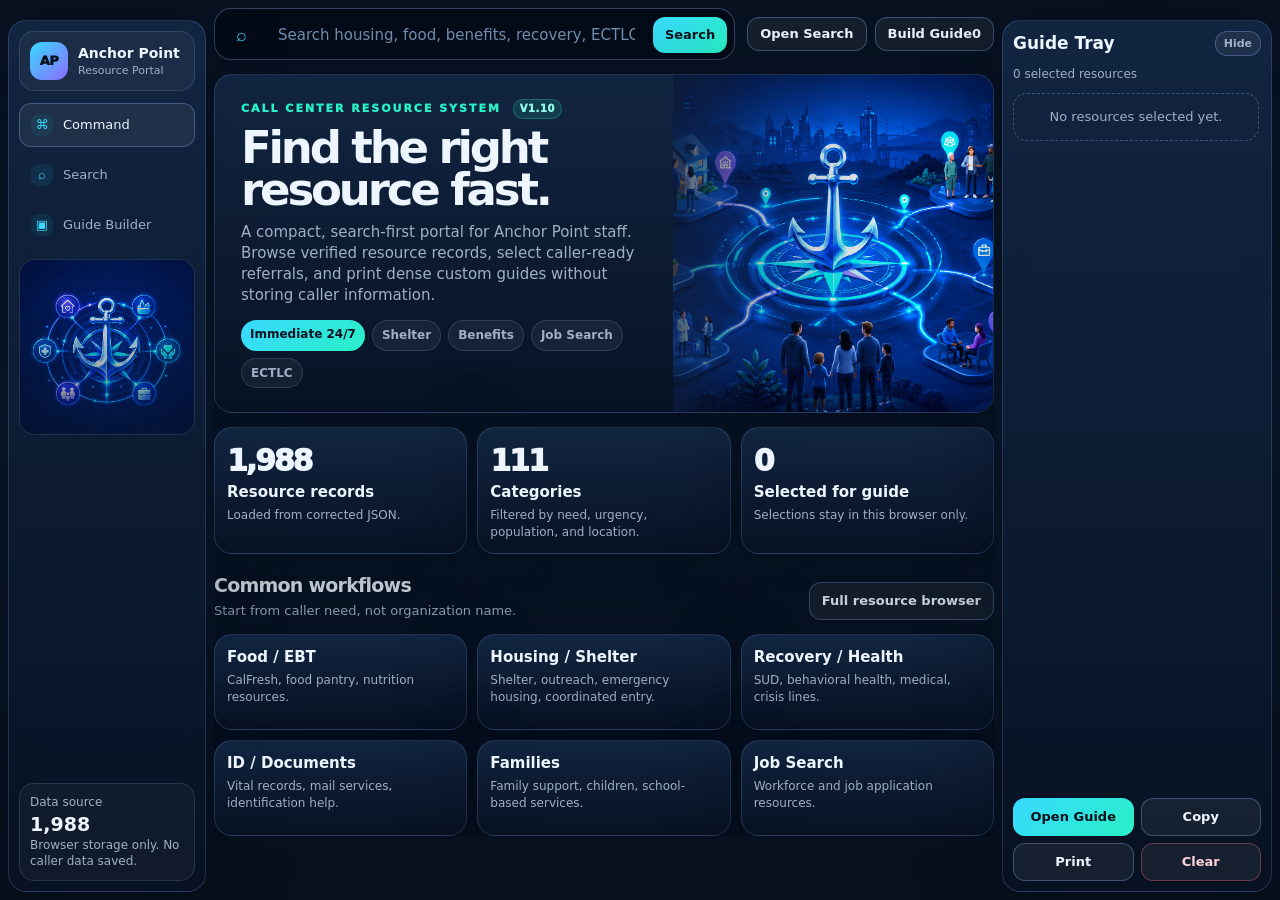
<file: index.html>
<!doctype html><html lang="en"><head><meta charset="utf-8"><meta name="viewport" content="width=device-width,initial-scale=1"><title>Anchor Point Resource Portal</title><link rel="stylesheet" href="assets/css/styles.css?v=1.10"></head><body data-page="home">
<div class="app">
<aside class="rail"><a class="brand" href="index.html"><span class="logo">AP</span><span><strong>Anchor Point</strong><span>Resource Portal</span></span></a><nav class="nav"><a class="active" href="index.html"><i>⌘</i>Command</a><a href="resources.html"><i>⌕</i>Search</a><a href="guide.html"><i>▣</i>Guide Builder</a></nav><div class="rail-visual"><img src="assets/img/anchor-emblem.png" alt="Anchor Point network emblem"></div><div class="rail-meta"><span>Data source</span><b id="railRecordCount">Loading</b><span>Browser storage only. No caller data saved.</span></div></aside>
<main class="main">
<section class="topbar"><form class="command" id="homeSearchForm"><span class="icon">⌕</span><input id="homeSearch" aria-label="Search resources" placeholder="Search housing, food, benefits, recovery, ECTLC..."><button class="btn primary" type="submit">Search</button></form><div class="top-actions"><a class="btn" href="resources.html">Open Search</a><a class="btn" href="guide.html">Build Guide <span id="topSelectedCount">0</span></a></div></section>
<section class="hero"><div class="hero-copy"><div class="kicker">Call Center Resource System <span class="version-pill">v1.10</span></div><h1>Find the right resource fast.</h1><p>A compact, search-first portal for Anchor Point staff. Browse verified resource records, select caller-ready referrals, and print dense custom guides without storing caller information.</p><div class="pill-row"><a class="pill hot" href="resources.html?urgency=Immediate%20(24%2F7)">Immediate 24/7</a><a class="pill" href="resources.html?q=shelter">Shelter</a><a class="pill" href="resources.html?q=benefits">Benefits</a><a class="pill" href="resources.html?q=job">Job Search</a><a class="pill" href="resources.html?q=ECTLC">ECTLC</a></div></div><div class="hero-img"><img src="assets/img/hero-anchor-network.png" alt="Anchor Point connected community resource network"></div></section>
<section class="grid-3"><div class="compact-card"><span class="num" id="statRecords">-</span><strong>Resource records</strong><p>Loaded from corrected JSON.</p></div><div class="compact-card"><span class="num" id="statCategories">-</span><strong>Categories</strong><p>Filtered by need, urgency, population, and location.</p></div><div class="compact-card"><span class="num" id="statSelected">0</span><strong>Selected for guide</strong><p>Selections stay in this browser only.</p></div></section>
<section class="section-head"><div><h2>Common workflows</h2><p>Start from caller need, not organization name.</p></div><a class="btn" href="resources.html">Full resource browser</a></section>
<section class="grid-3"><a class="compact-card" href="resources.html?workflow=food"><strong>Food / EBT</strong><p>CalFresh, food pantry, nutrition resources.</p></a><a class="compact-card" href="resources.html?workflow=housing"><strong>Housing / Shelter</strong><p>Shelter, outreach, emergency housing, coordinated entry.</p></a><a class="compact-card" href="resources.html?workflow=recovery"><strong>Recovery / Health</strong><p>SUD, behavioral health, medical, crisis lines.</p></a><a class="compact-card" href="resources.html?workflow=documents"><strong>ID / Documents</strong><p>Vital records, mail services, identification help.</p></a><a class="compact-card" href="resources.html?workflow=families"><strong>Families</strong><p>Family support, children, school-based services.</p></a><a class="compact-card" href="resources.html?workflow=jobs"><strong>Job Search</strong><p>Workforce and job application resources.</p></a></section>
</main>
<aside class="tray" id="guideTray"><button class="btn mobile-tray-toggle" id="trayToggle">Selected Guide</button><div class="tray-head"><h2>Guide Tray</h2><button class="mini-btn tray-hide" id="trayHideBtn" type="button">Hide</button></div><div class="tray-sub"><span id="trayCount">0</span> selected resources</div><div class="guide-list" id="selectedList"><div class="empty">No resources selected yet.</div></div><div class="drawer-actions"><a class="btn primary" href="guide.html">Open Guide</a><button class="btn" id="copyGuideBtn">Copy</button><button class="btn" id="printGuideBtn">Print</button><button class="btn danger" id="clearSelectedBtn">Clear</button></div></aside>
</div><div id="printArea" class="print-area"></div><script src="assets/js/app.js?v=1.10"></script></body></html>
</file>
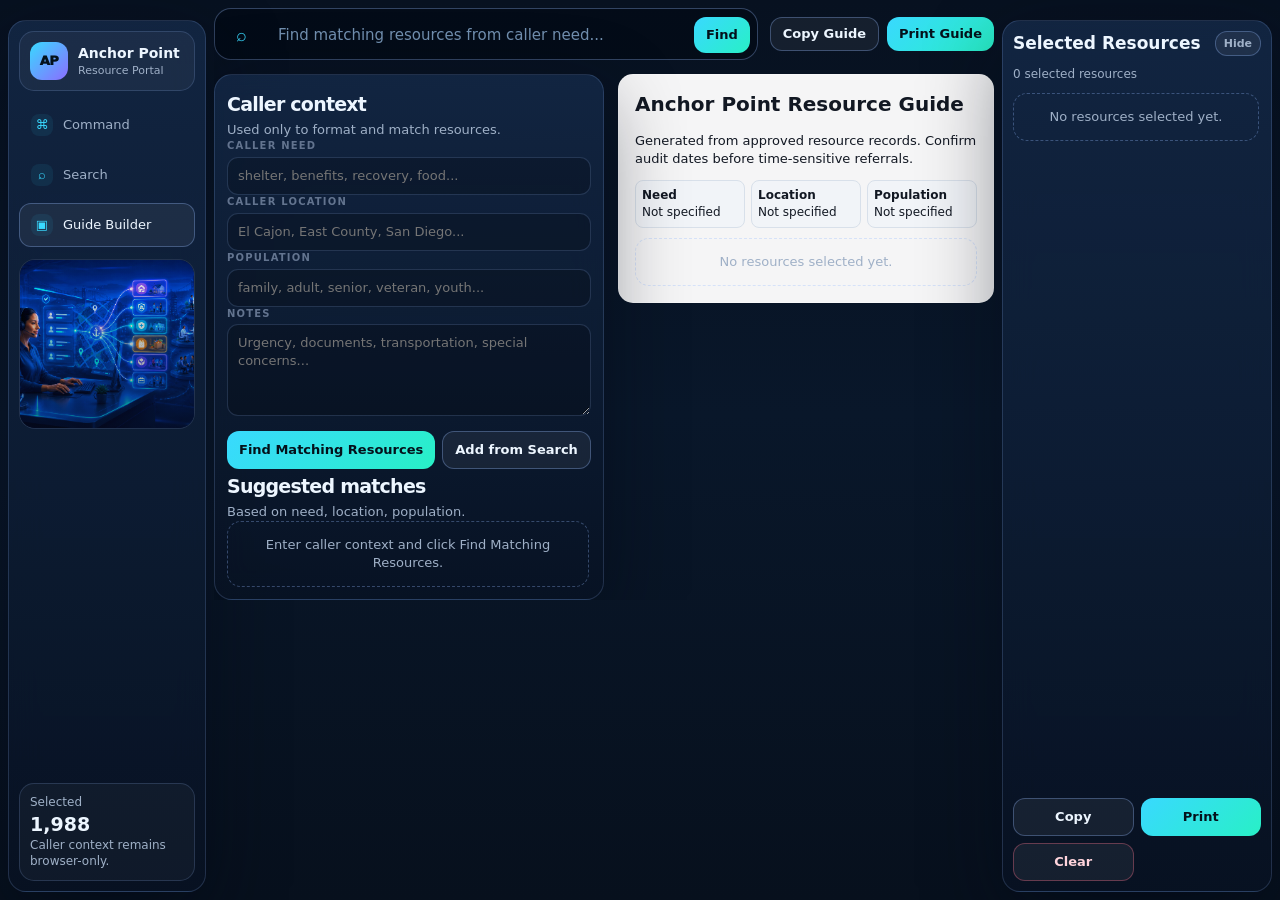
<file: guide.html>
<!doctype html><html lang="en"><head><meta charset="utf-8"><meta name="viewport" content="width=device-width,initial-scale=1"><title>Guide Builder | Anchor Point</title><link rel="stylesheet" href="assets/css/styles.css?v=1.10"></head><body data-page="guide">
<div class="app"><aside class="rail"><a class="brand" href="index.html"><span class="logo">AP</span><span><strong>Anchor Point</strong><span>Resource Portal</span></span></a><nav class="nav"><a href="index.html"><i>⌘</i>Command</a><a href="resources.html"><i>⌕</i>Search</a><a class="active" href="guide.html"><i>▣</i>Guide Builder</a></nav><div class="rail-visual"><img src="assets/img/support-command.png" alt="Call center support command center"></div><div class="rail-meta"><span>Selected</span><b id="railRecordCount"><span id="topSelectedCount">0</span></b><span>Caller context remains browser-only.</span></div></aside>
<main class="main"><section class="topbar"><form class="command" id="guideSearchForm"><span class="icon">⌕</span><input id="guideQuickSearch" aria-label="Find matching resources" placeholder="Find matching resources from caller need..."><button class="btn primary" type="submit">Find</button></form><div class="top-actions"><button class="btn" id="copyGuideBtn">Copy Guide</button><button class="btn primary" id="printGuideBtn">Print Guide</button></div></section>
<section class="guide-page"><div class="panel"><div class="section-head"><div><h2>Caller context</h2><p>Used only to format and match resources.</p></div></div><div class="field"><label>Caller need</label><input id="callerNeed" aria-label="Caller need" placeholder="shelter, benefits, recovery, food..."></div><div class="field"><label>Caller location</label><input id="callerLocation" aria-label="Caller location" placeholder="El Cajon, East County, San Diego..."></div><div class="field"><label>Population</label><input id="callerPopulation" aria-label="Caller population" placeholder="family, adult, senior, veteran, youth..."></div><div class="field"><label>Notes</label><textarea id="callerNotes" aria-label="Caller notes" rows="4" placeholder="Urgency, documents, transportation, special concerns..."></textarea></div><div class="pill-row"><button class="btn primary" id="findMatchesBtn" type="button">Find Matching Resources</button><a class="btn" href="resources.html">Add from Search</a></div><div class="section-head"><div><h2>Suggested matches</h2><p>Based on need, location, population.</p></div></div><div id="matchResults" class="guide-list"><div class="empty">Enter caller context and click Find Matching Resources.</div></div></div><div class="guide-preview"><div class="preview-sheet" id="guidePreview"></div></div></section></main>
<aside class="tray" id="guideTray"><div class="tray-head"><h2>Selected Resources</h2><button class="mini-btn tray-hide" id="trayHideBtn" type="button">Hide</button></div><div class="tray-sub"><span id="trayCount">0</span> selected resources</div><div class="guide-list" id="selectedList"><div class="empty">No resources selected yet.</div></div><div class="drawer-actions"><button class="btn" id="copyGuideBtn2">Copy</button><button class="btn primary" id="printGuideBtn2">Print</button><button class="btn danger" id="clearSelectedBtn">Clear</button></div></aside></div><div id="printArea" class="print-area"></div><script src="assets/js/app.js?v=1.10"></script></body></html>
</file>
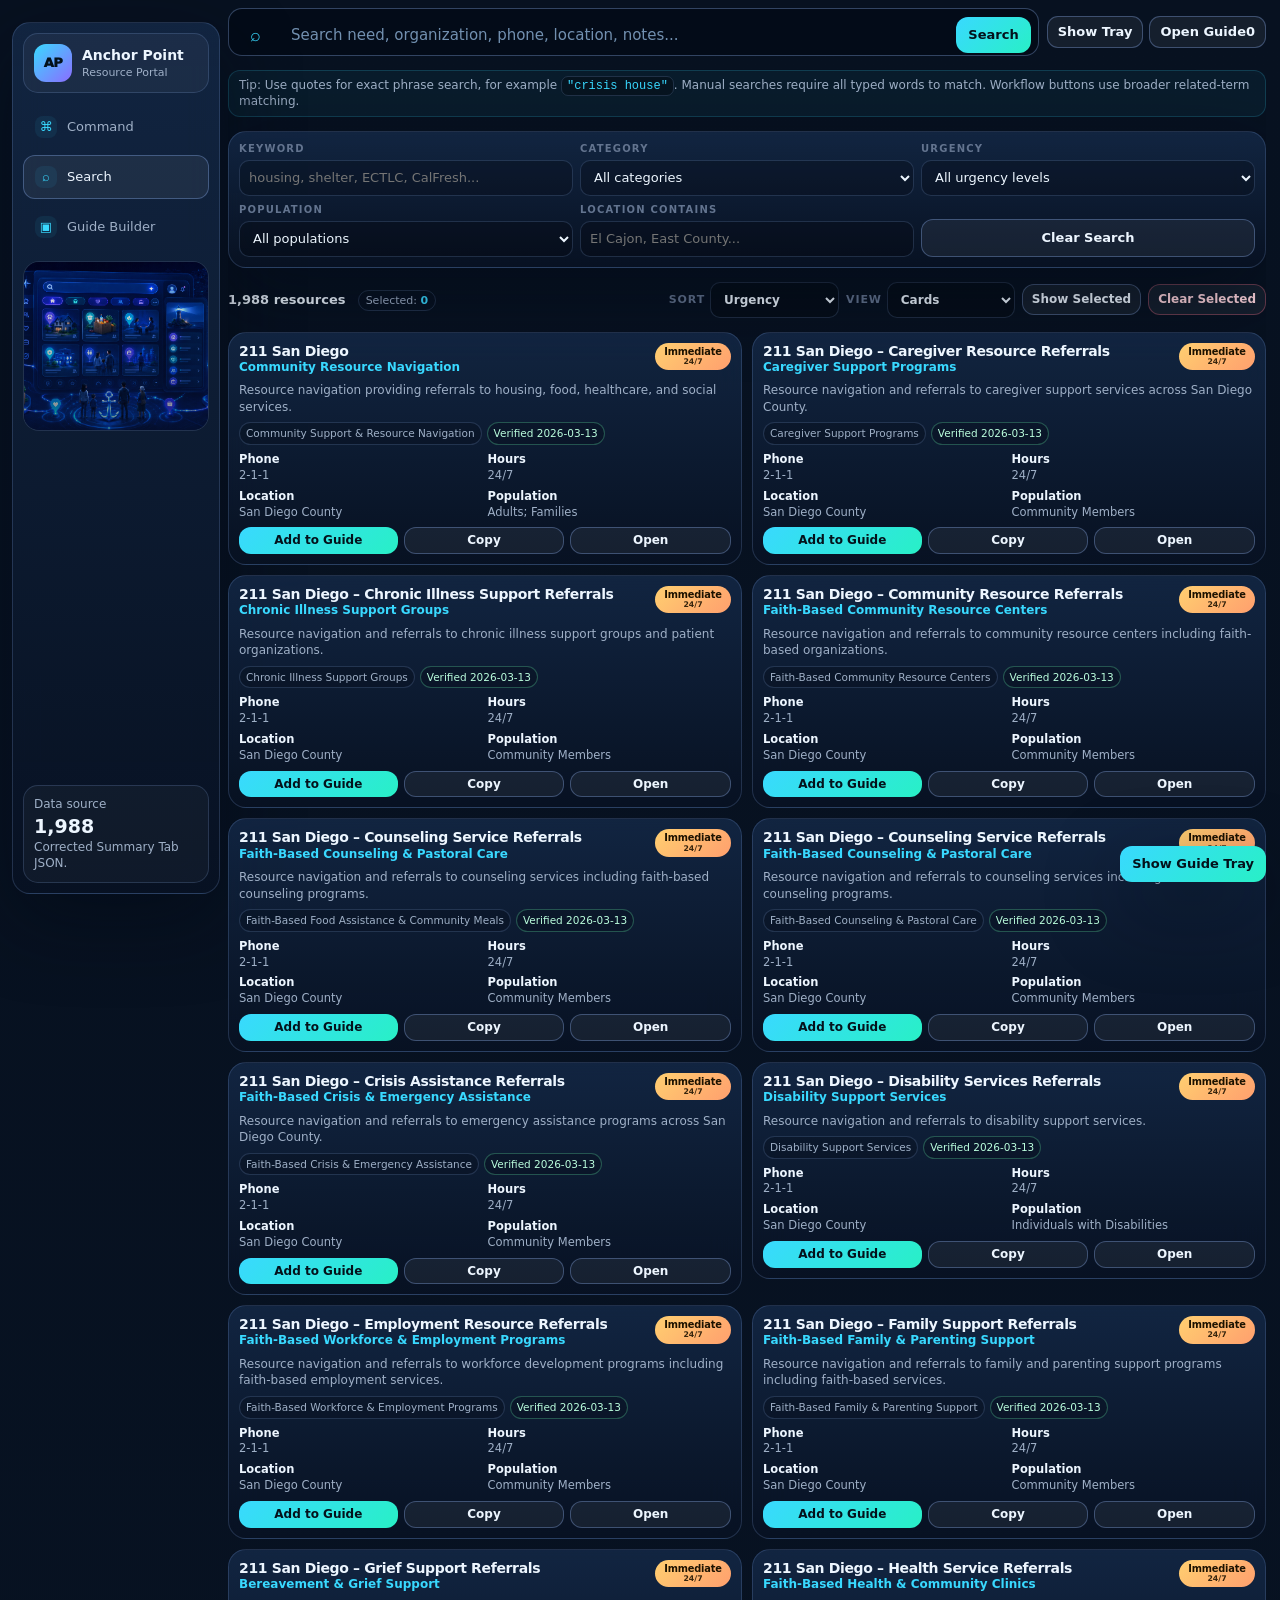
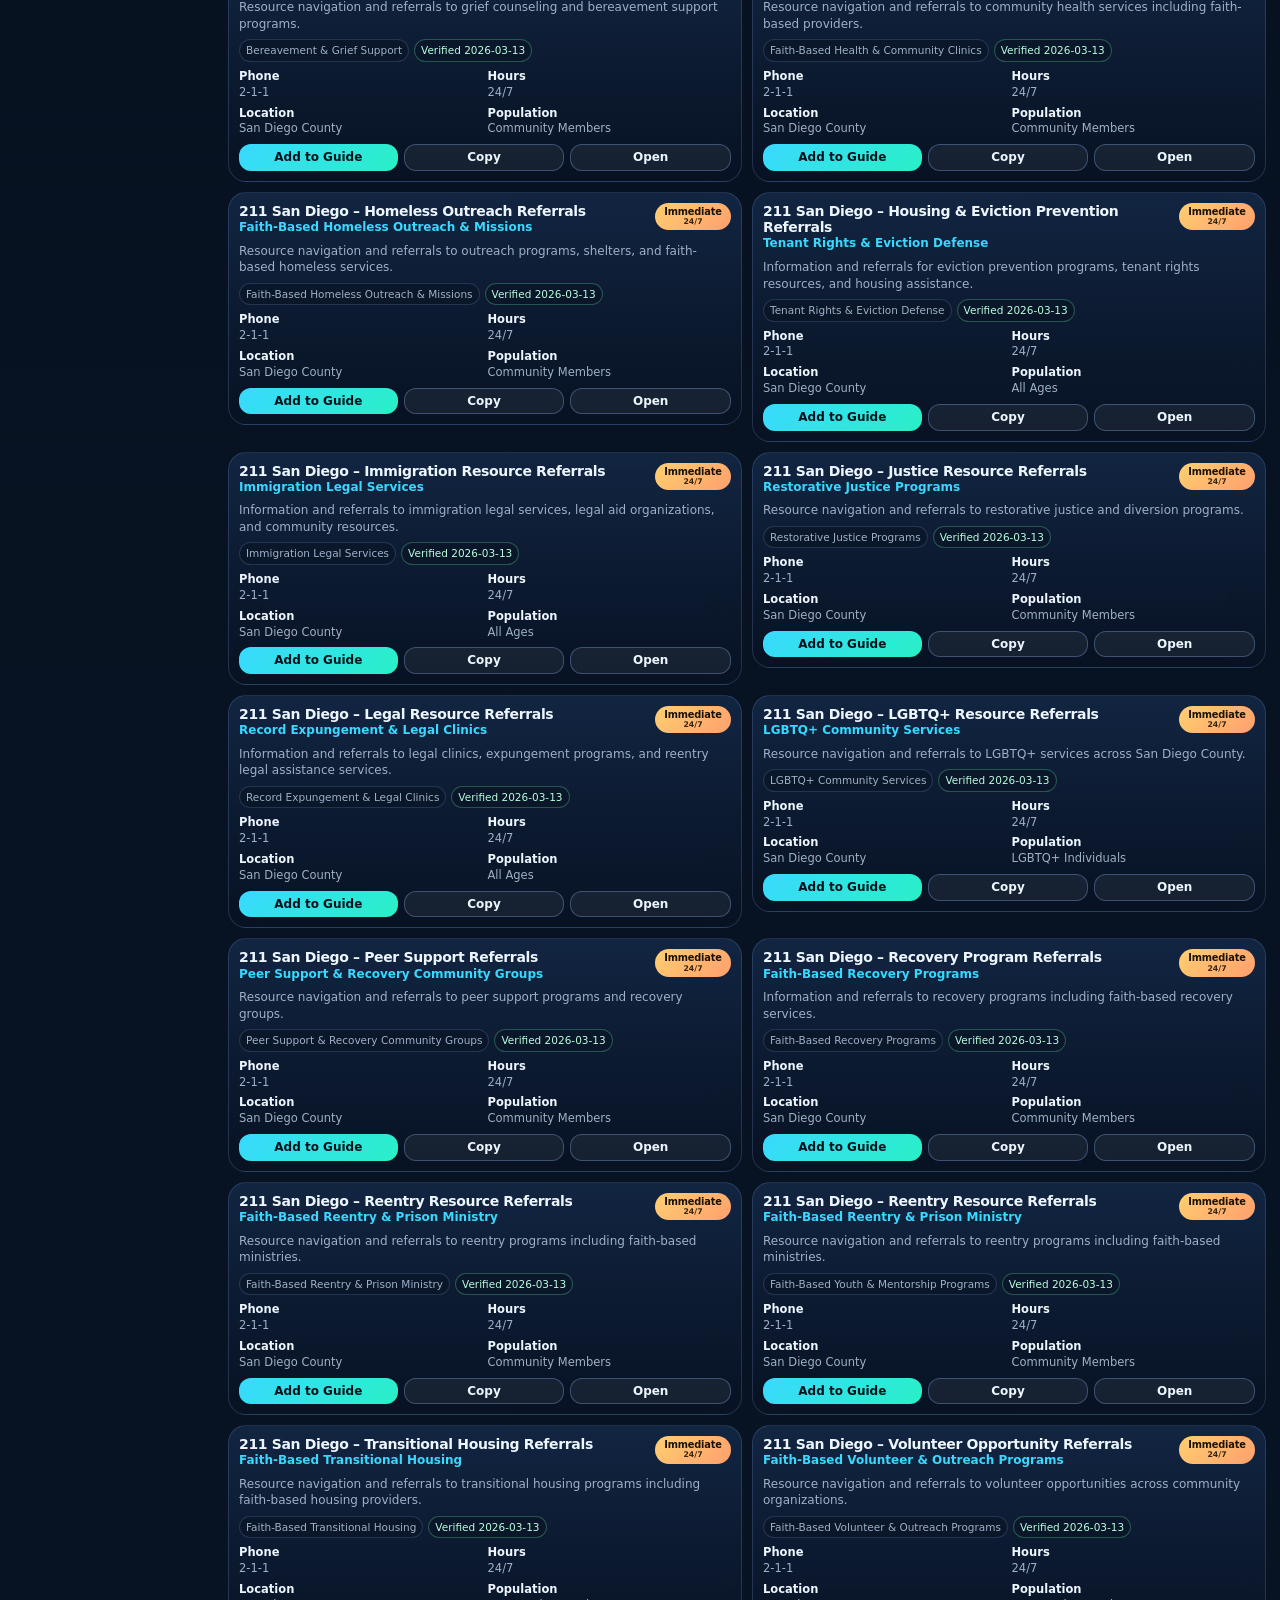
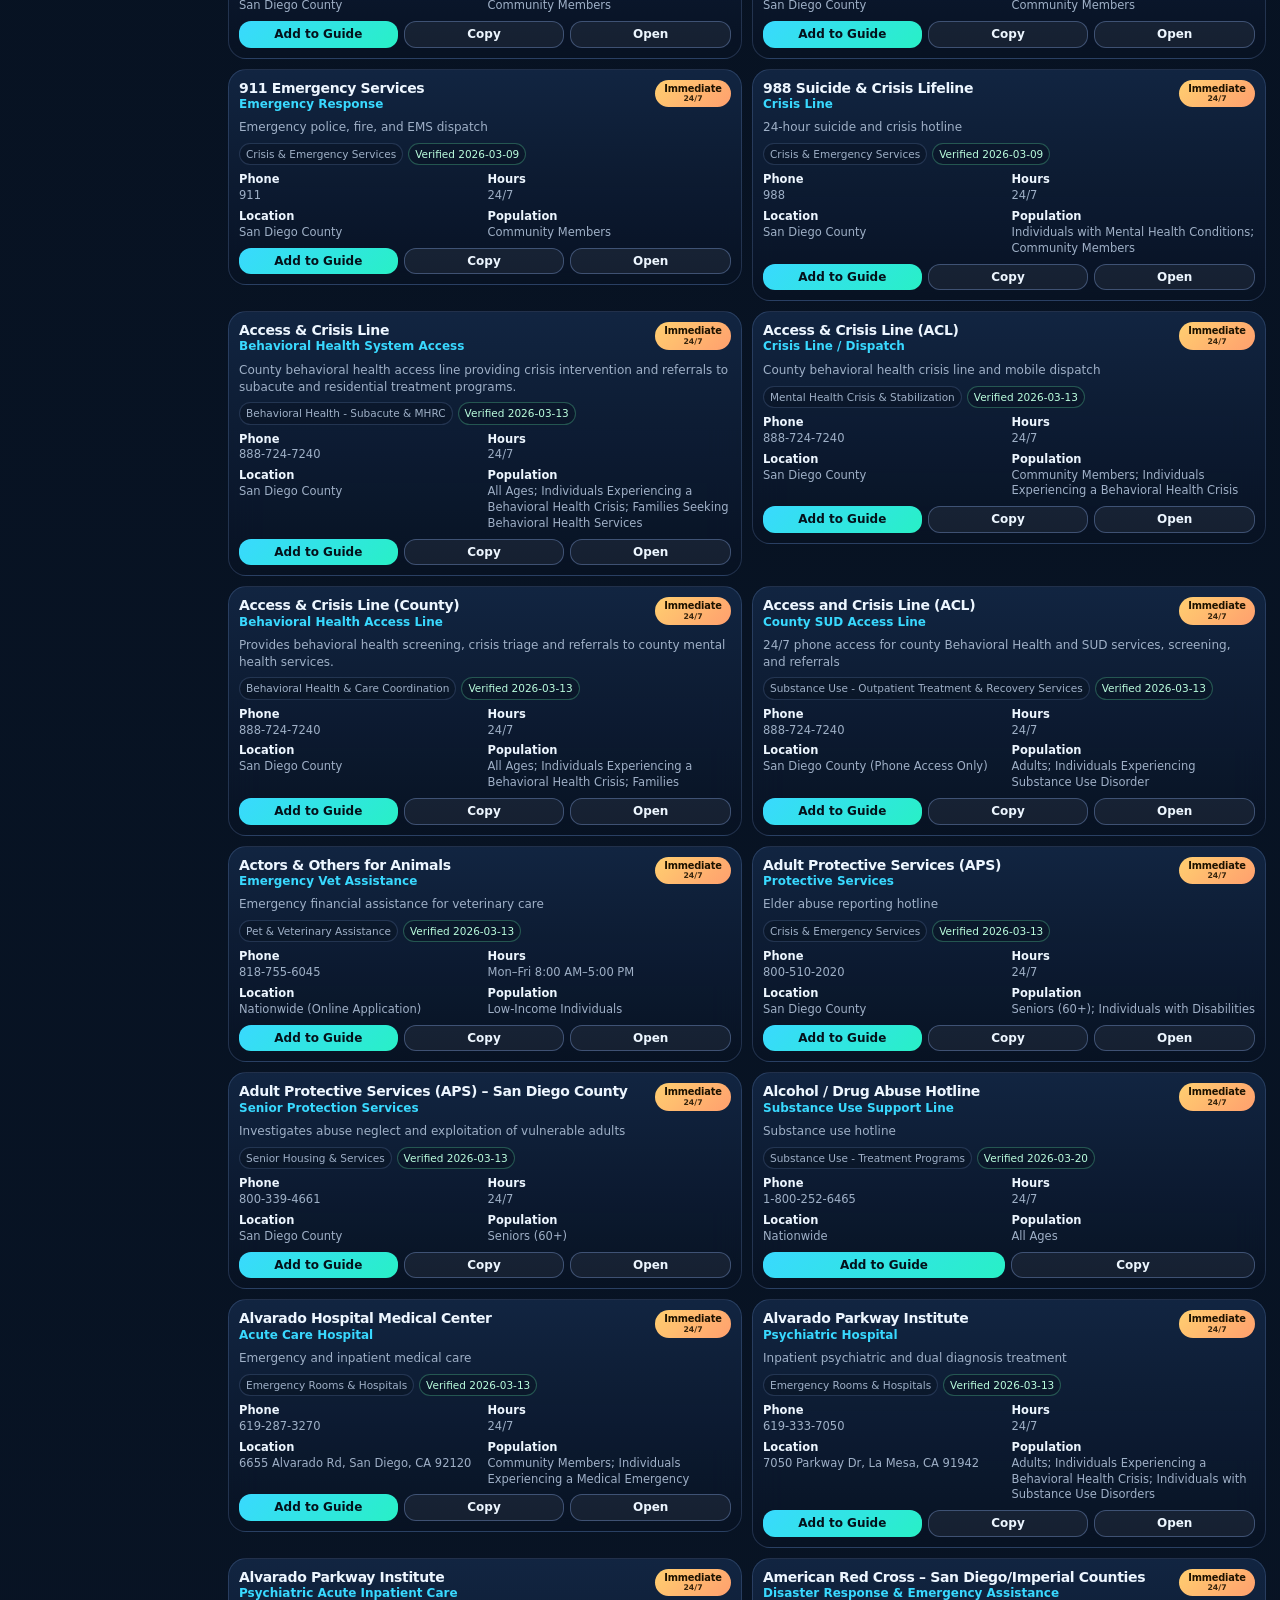
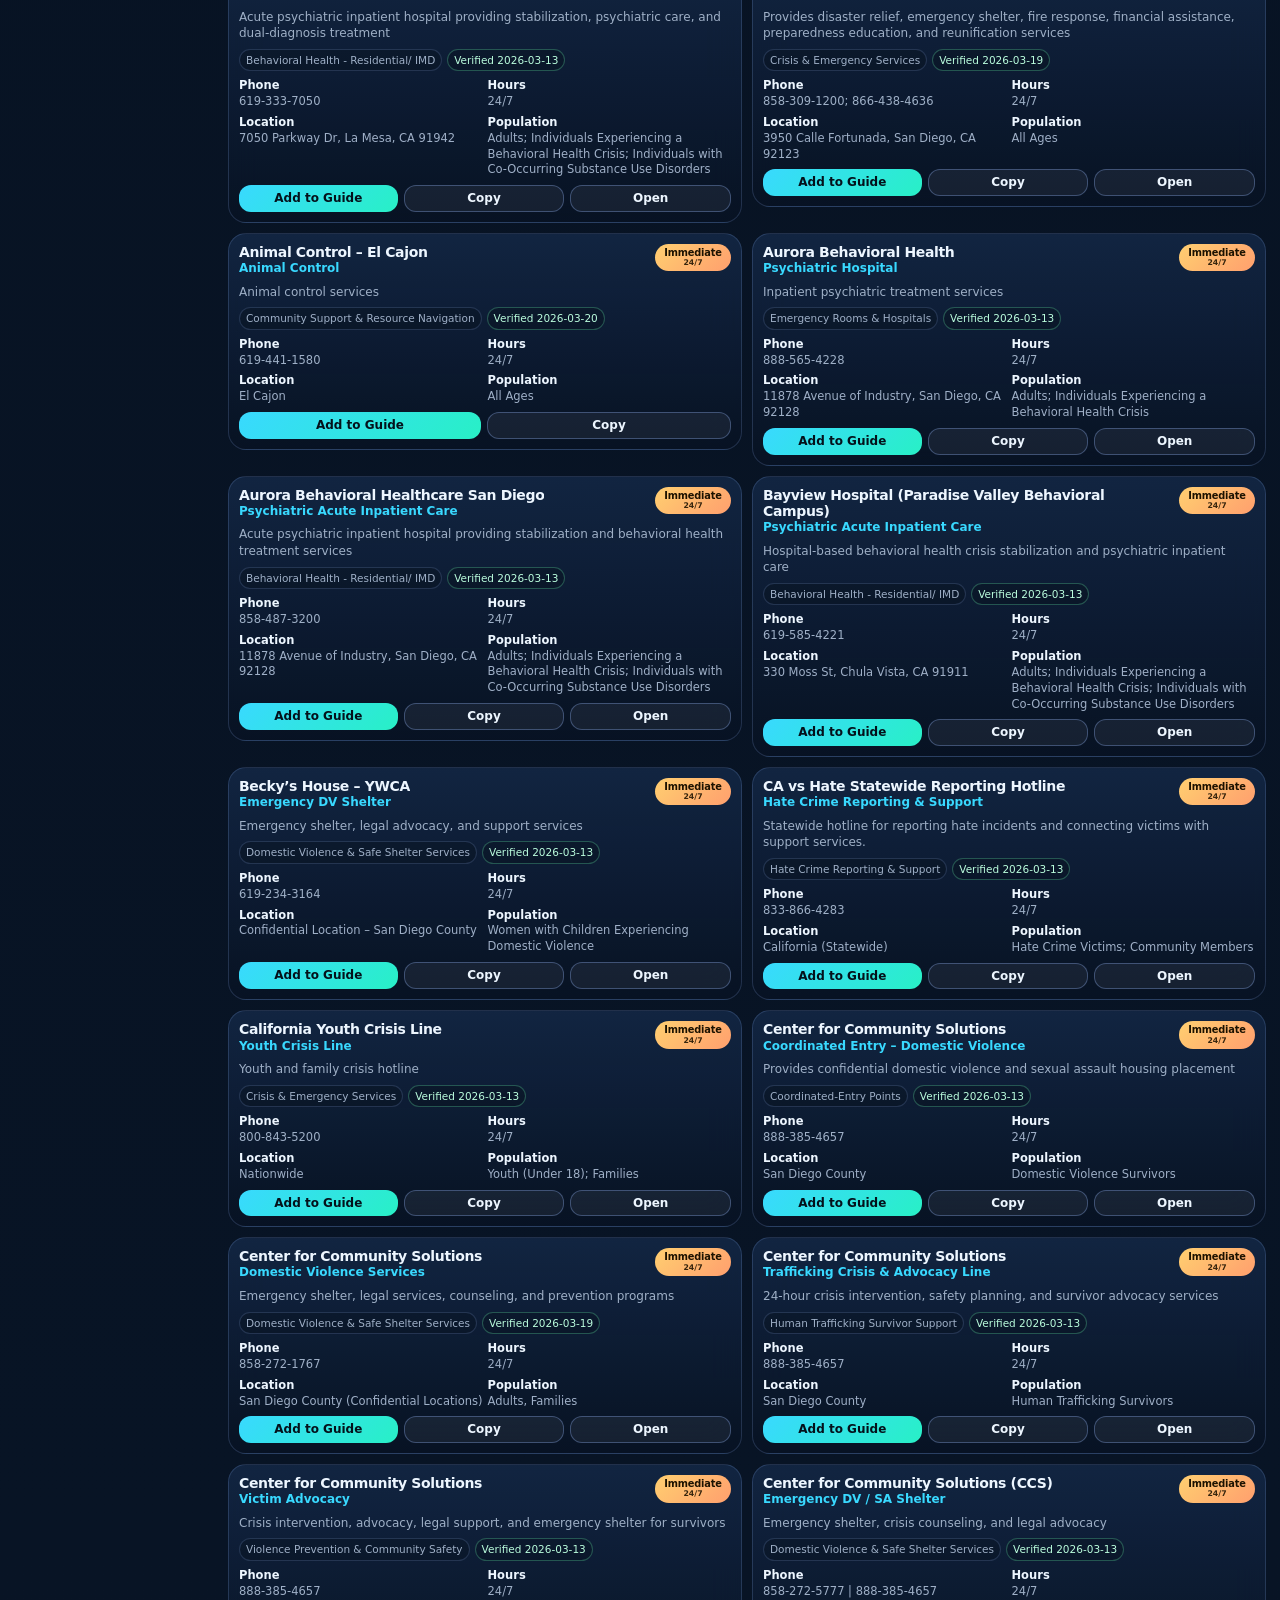
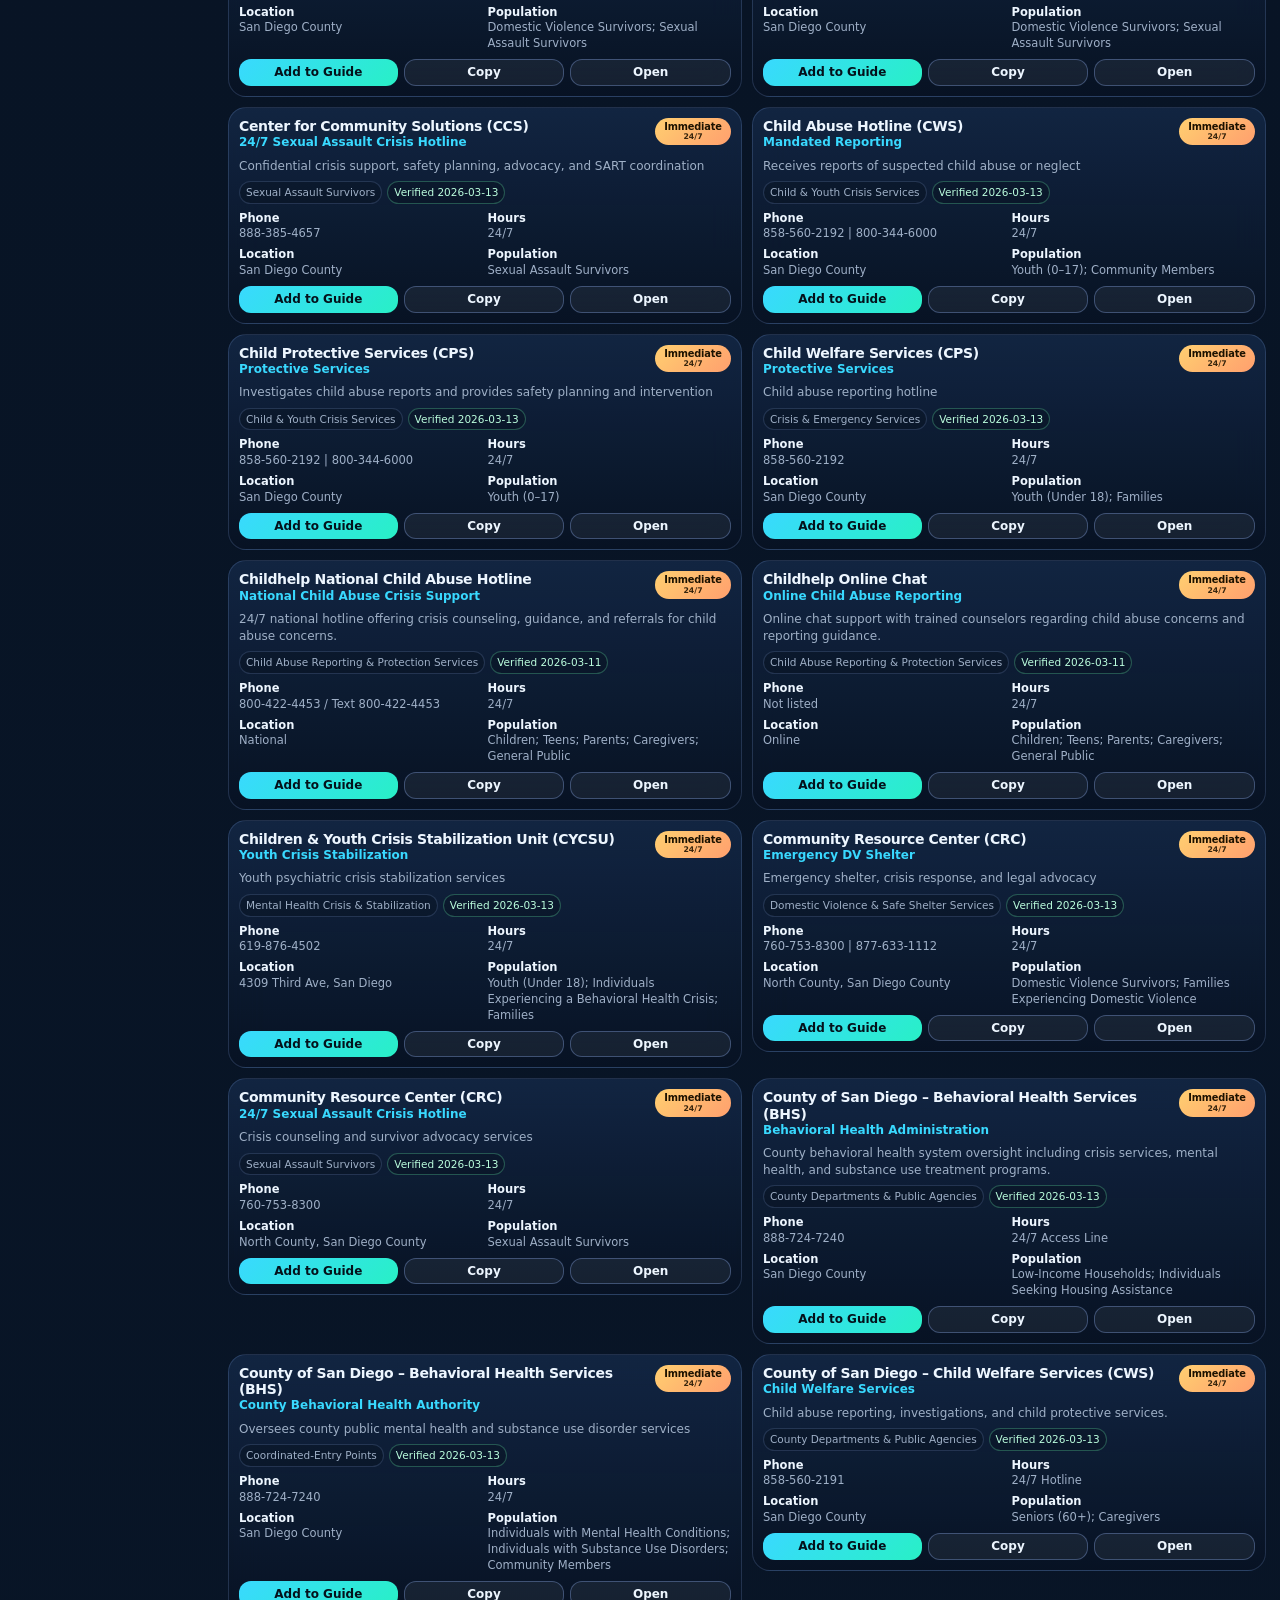
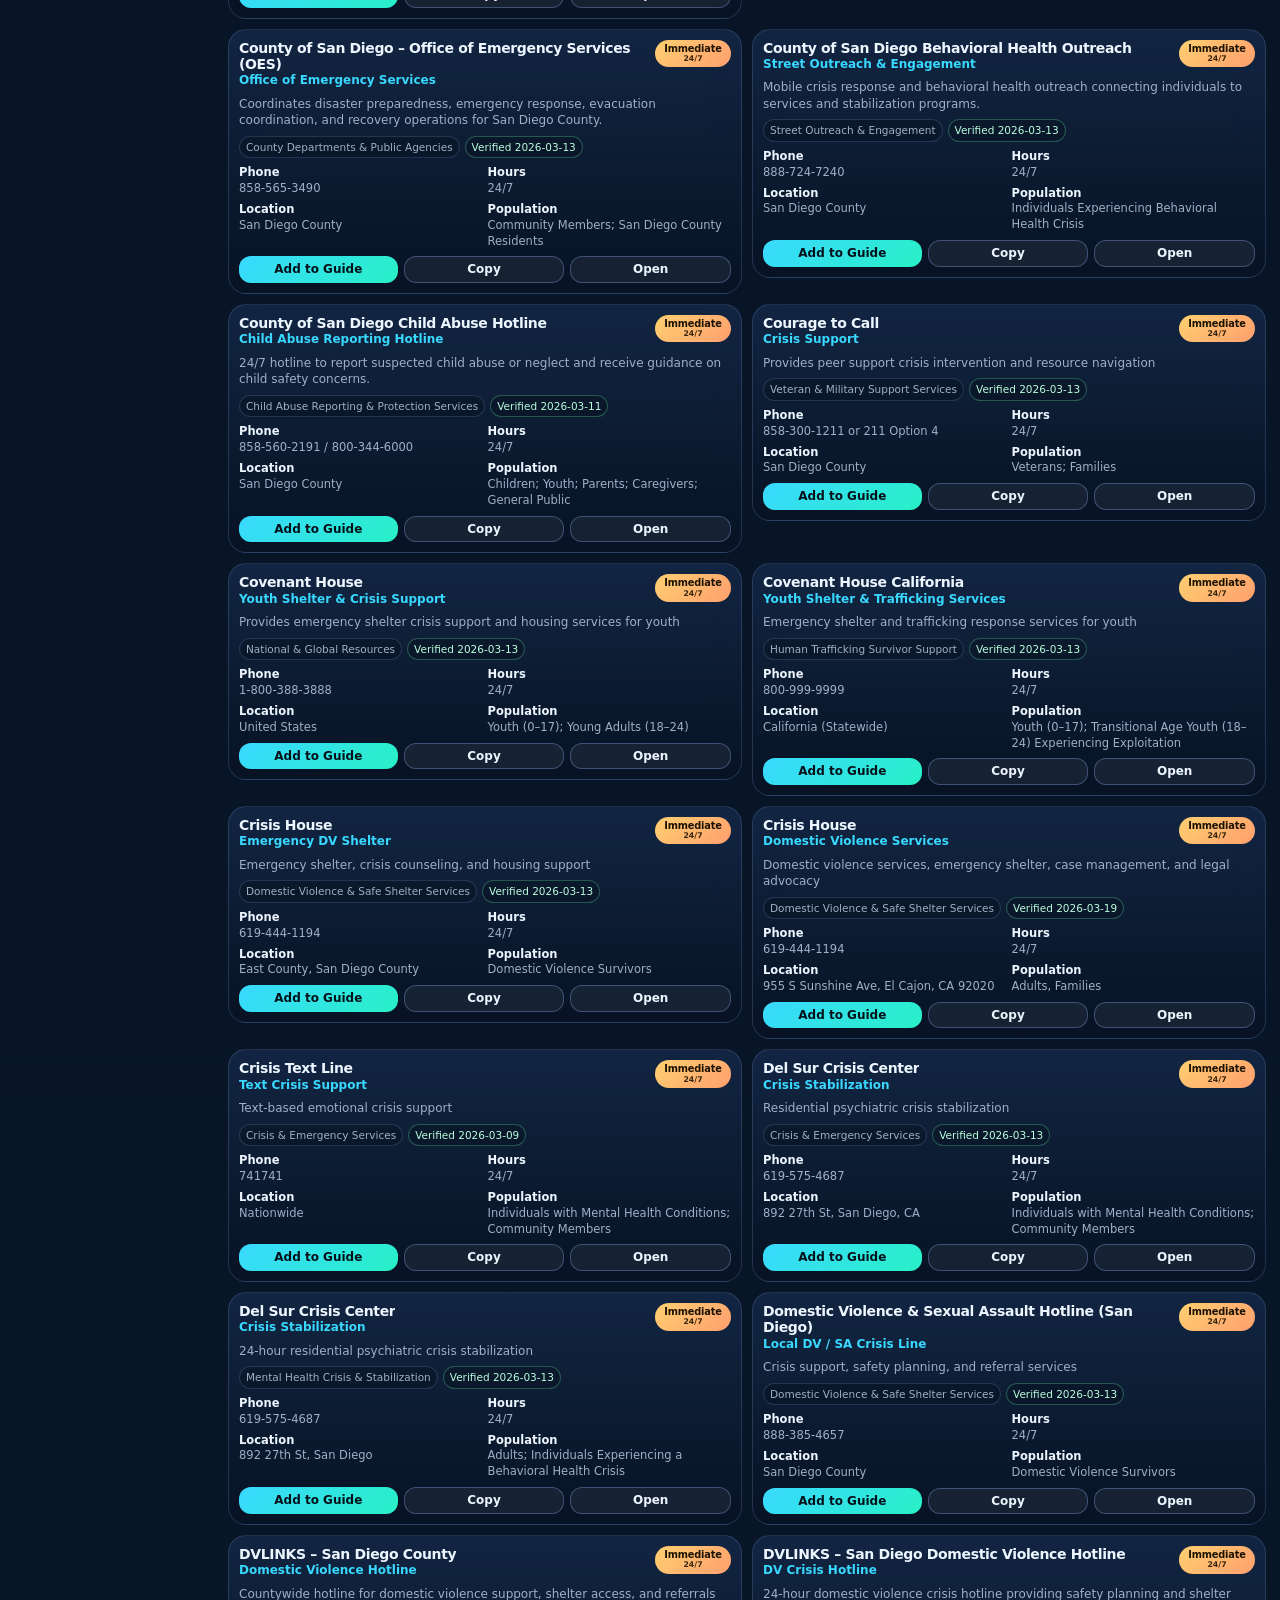
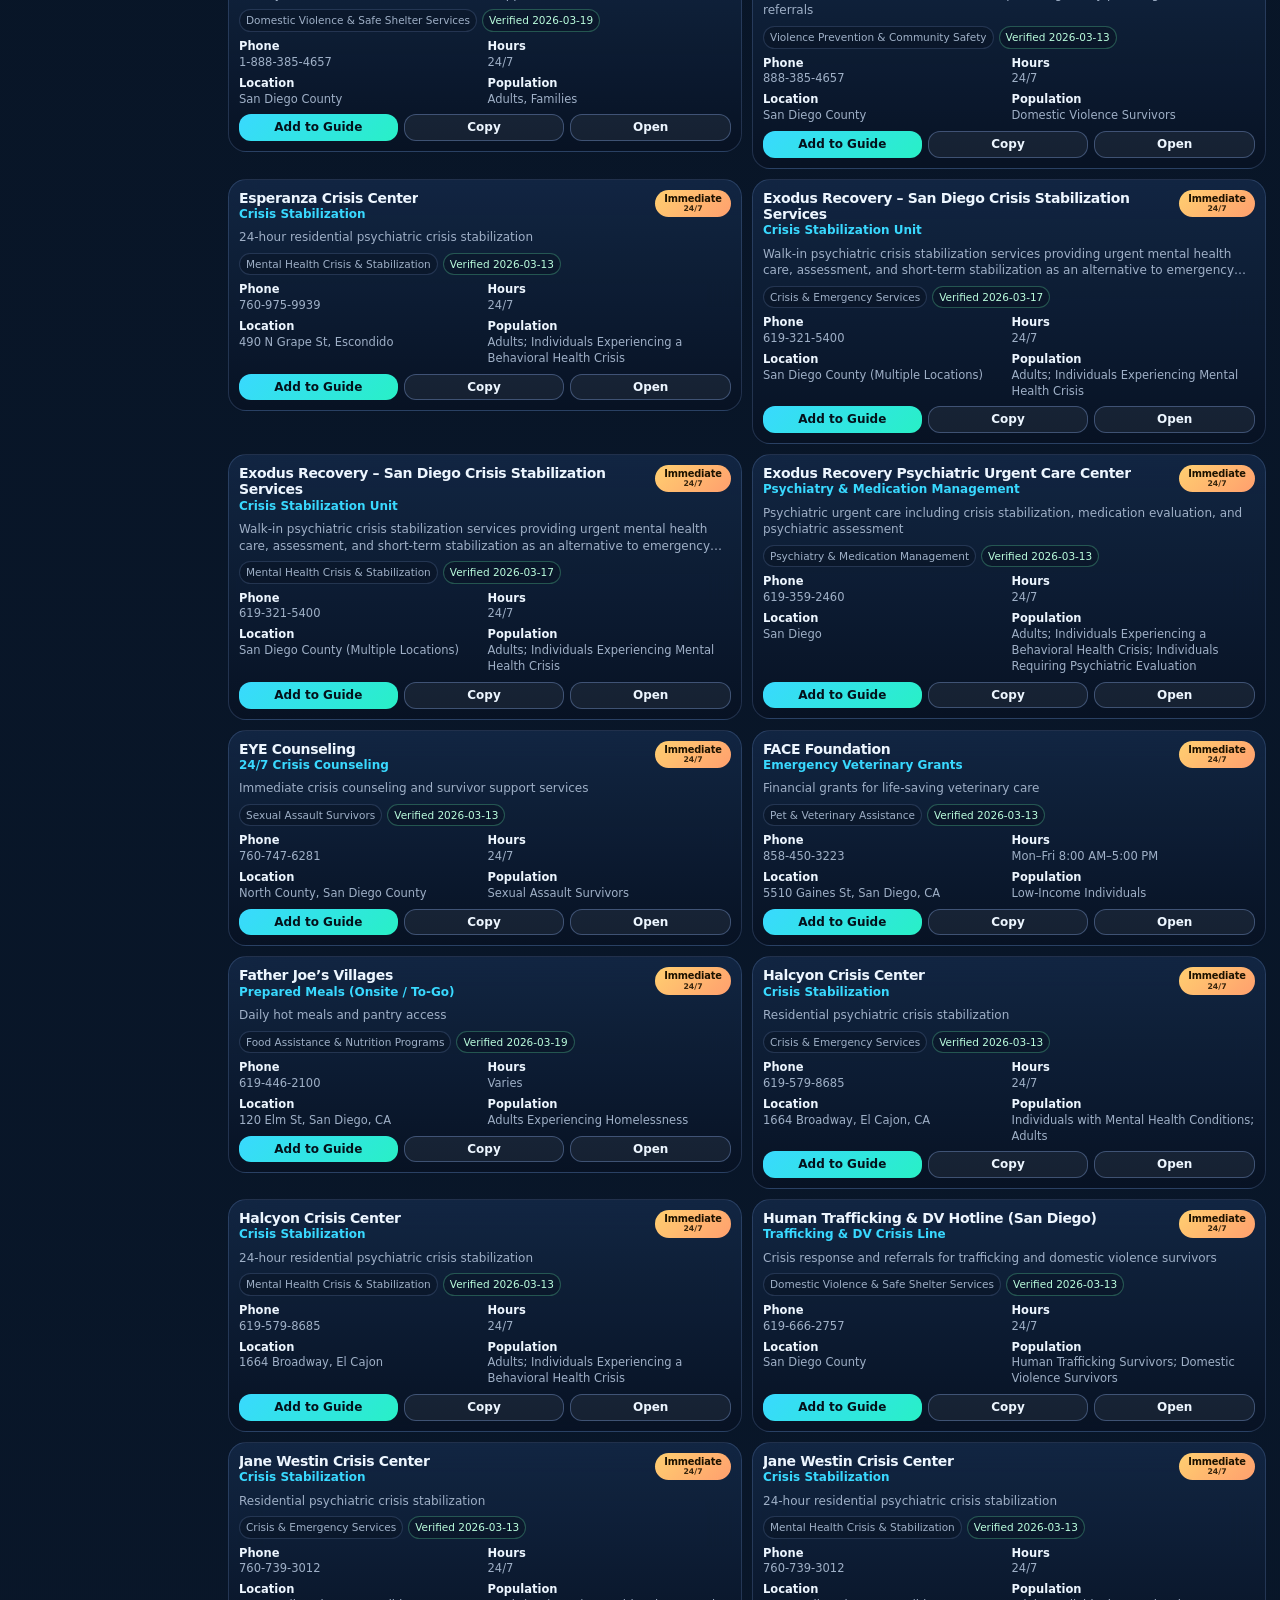
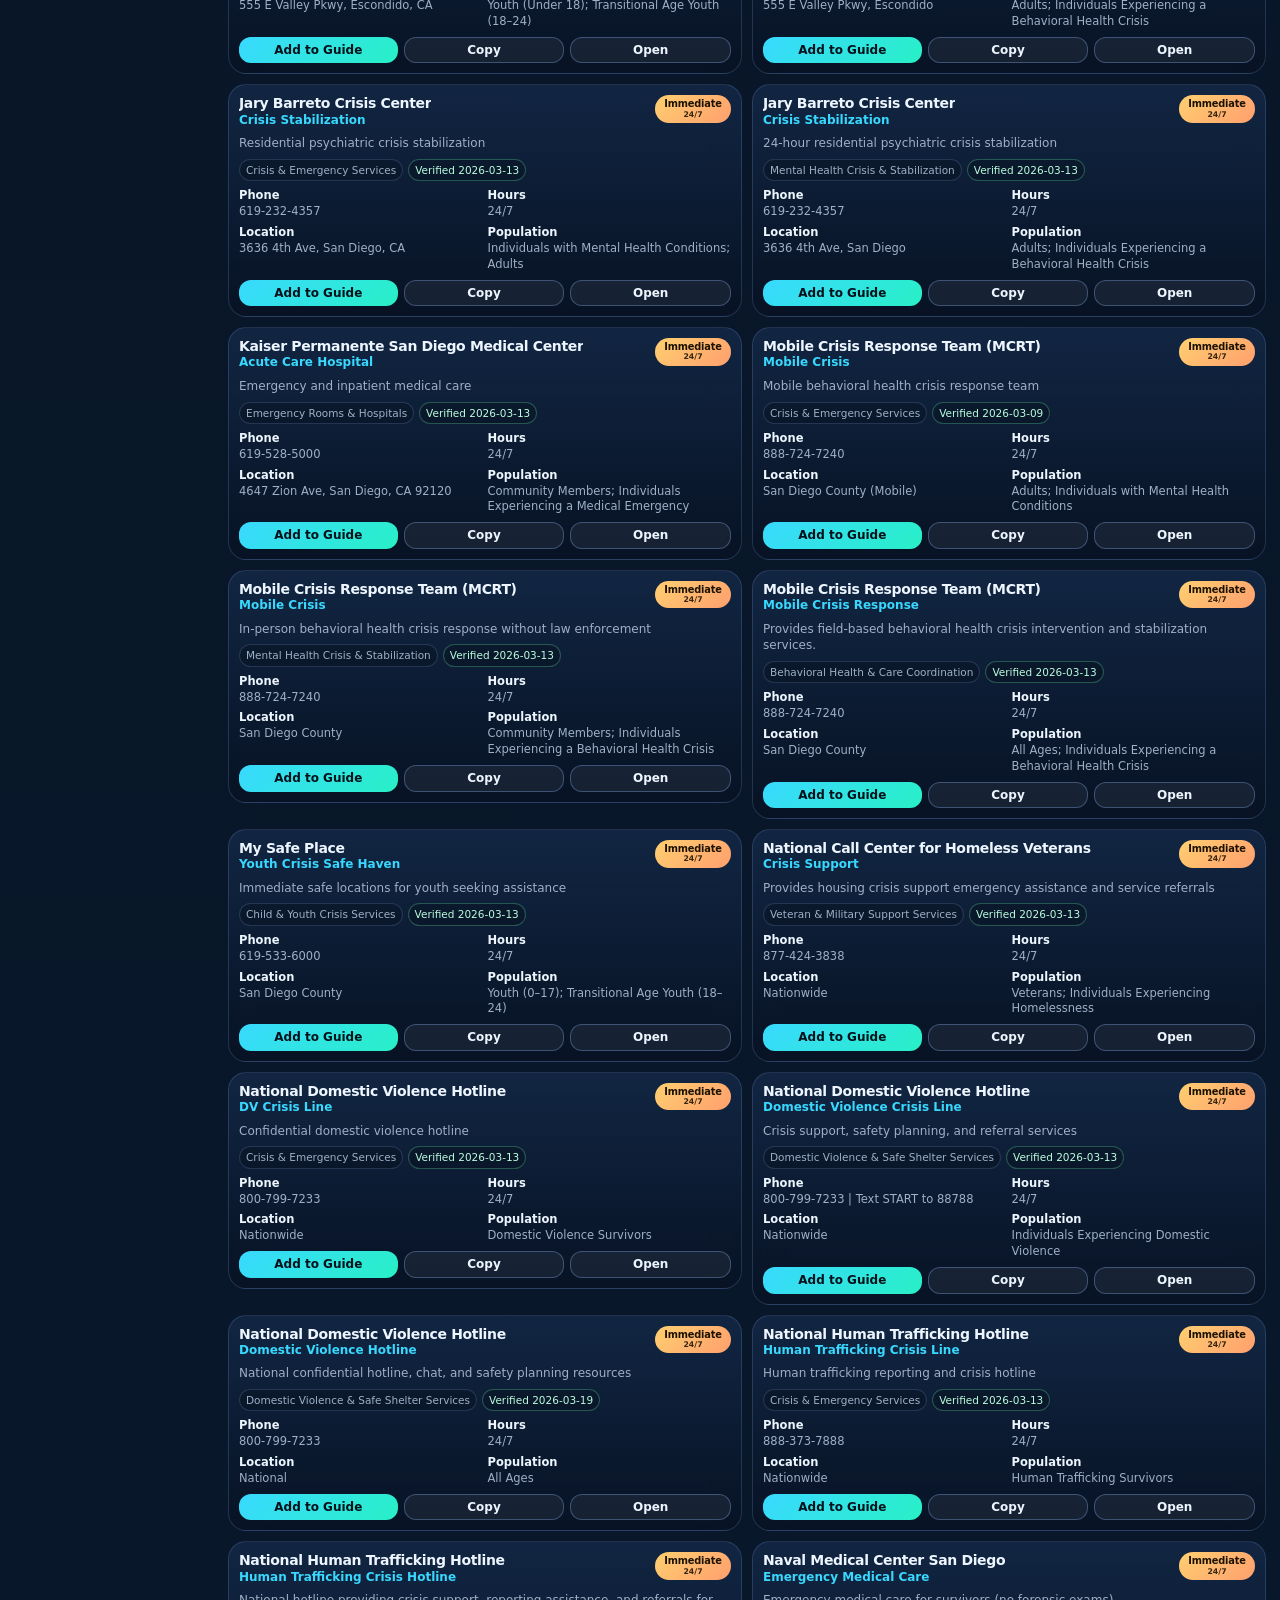
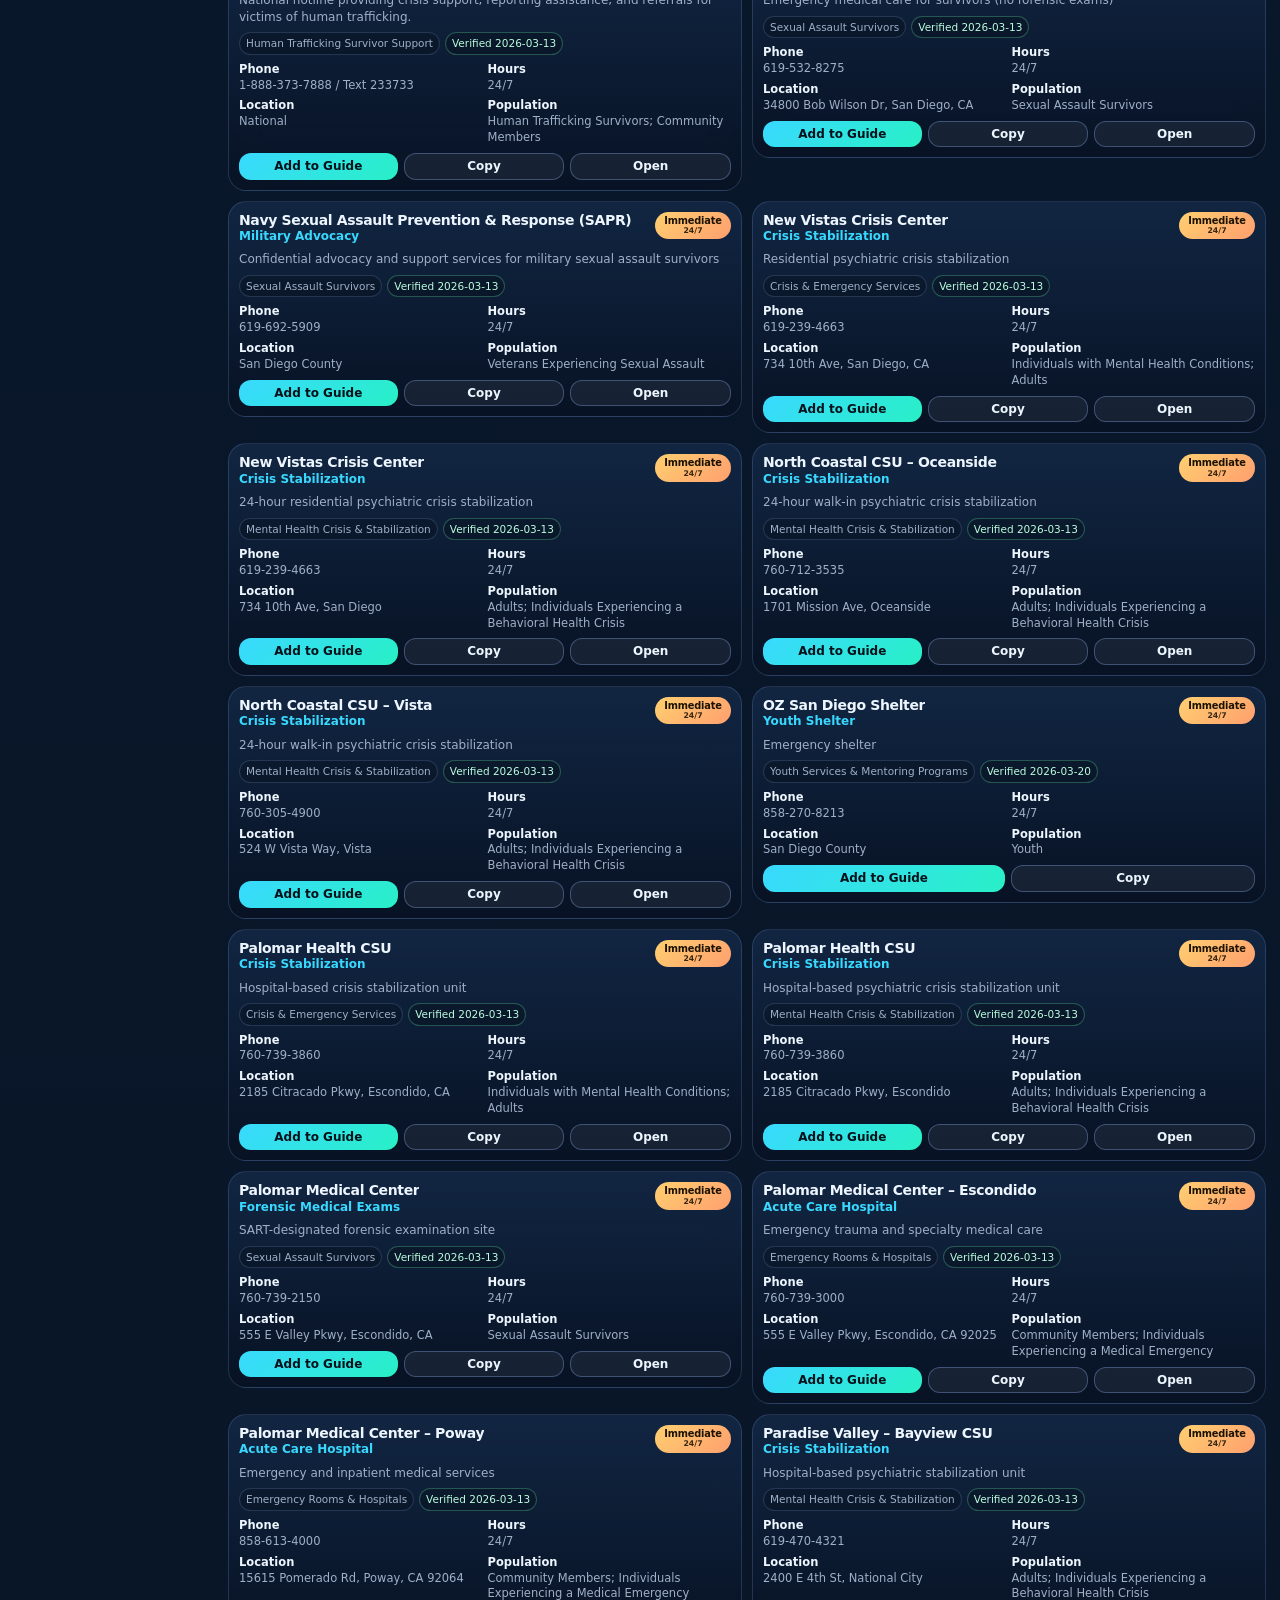
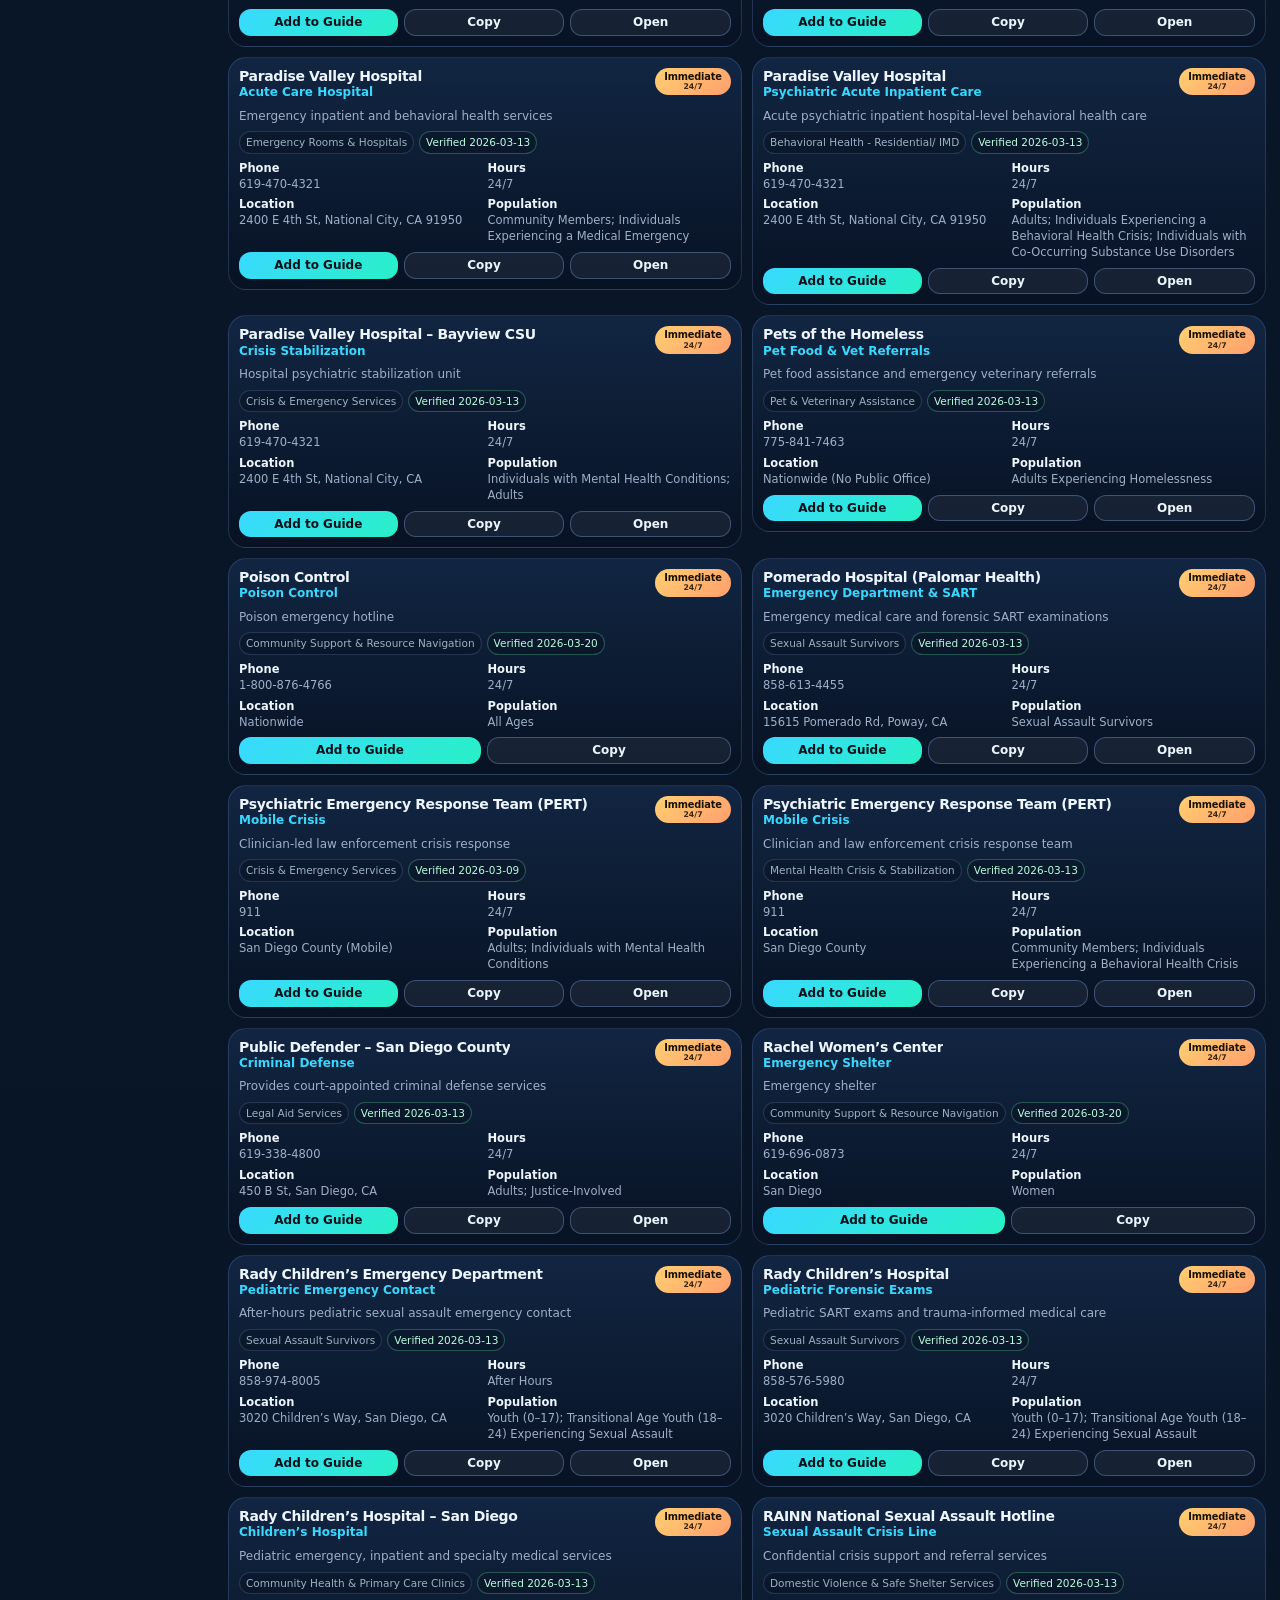
<file: resources.html>
<!doctype html><html lang="en"><head><meta charset="utf-8"><meta name="viewport" content="width=device-width,initial-scale=1"><title>Resource Search | Anchor Point</title><link rel="stylesheet" href="assets/css/styles.css?v=1.10"></head><body data-page="resources">
<div class="app"><aside class="rail"><a class="brand" href="index.html"><span class="logo">AP</span><span><strong>Anchor Point</strong><span>Resource Portal</span></span></a><nav class="nav"><a href="index.html"><i>⌘</i>Command</a><a class="active" href="resources.html"><i>⌕</i>Search</a><a href="guide.html"><i>▣</i>Guide Builder</a></nav><div class="rail-visual"><img src="assets/img/dashboard-browser.png" alt="Anchor Point resource browser concept"></div><div class="rail-meta"><span>Data source</span><b id="railRecordCount">Loading</b><span>Corrected Summary Tab JSON.</span></div></aside>
<main class="main"><section class="topbar"><form class="command" id="searchForm"><span class="icon">⌕</span><input id="q" aria-label="Search resources" placeholder="Search need, organization, phone, location, notes..."><button class="btn primary" type="submit">Search</button></form><div class="top-actions"><button class="btn" id="trayCollapseBtn" type="button">Show Tray</button><a class="btn" href="guide.html">Open Guide <span id="topSelectedCount">0</span></a></div></section>
<section class="search-tip">Tip: Use quotes for exact phrase search, for example <code>&quot;crisis house&quot;</code>. Manual searches require all typed words to match. Workflow buttons use broader related-term matching.</section>
<section class="panel"><div class="filters"><div class="field"><label>Keyword</label><input id="keyword" aria-label="Keyword search" placeholder="housing, shelter, ECTLC, CalFresh..."></div><div class="field"><label>Category</label><select id="category"><option value="">All categories</option></select></div><div class="field"><label>Urgency</label><select id="urgency"><option value="">All urgency levels</option></select></div><div class="field"><label>Population</label><select id="population"><option value="">All populations</option></select></div><div class="field"><label>Location contains</label><input id="location" aria-label="Location contains" placeholder="El Cajon, East County..."></div><button class="btn" id="clearFilters" type="button">Clear Search</button></div></section>
<section class="workflow-context" id="activeWorkflow"></section>
<section class="toolbar"><div><strong id="resultCount">Loading</strong> <span id="filterSummary"></span> <span class="selected-inline">Selected: <b id="selectedInlineCount">0</b></span></div><div class="toolbar-actions"><label>Sort <select id="sortMode"><option value="urgency">Urgency</option><option value="name">Name</option><option value="category">Category</option><option value="verified">Verified Date</option></select></label><label>View <select id="viewMode"><option value="cards">Cards</option><option value="list">Compact List</option></select></label><button class="mini-btn" id="showSelectedBtn">Show Selected</button><button class="mini-btn danger" id="clearSelectedBtn">Clear Selected</button></div></section><section class="results" id="results"><div class="empty">Loading resources...</div></section></main>
<aside class="tray" id="guideTray"><button class="btn mobile-tray-toggle" id="trayToggle">Selected Guide</button><div class="tray-head"><h2>Guide Tray</h2><button class="mini-btn tray-hide" id="trayHideBtn" type="button">Hide</button></div><div class="tray-sub"><span id="trayCount">0</span> selected resources</div><div class="guide-list" id="selectedList"><div class="empty">No resources selected yet.</div></div><div class="drawer-actions"><a class="btn primary" href="guide.html">Open Guide</a><button class="btn" id="copyGuideBtn">Copy</button><button class="btn" id="printGuideBtn">Print</button><button class="btn danger" id="clearSelectedBtn2">Clear</button></div></aside></div><div id="printArea" class="print-area"></div><script src="assets/js/app.js?v=1.10"></script></body></html>
</file>
<file: assets/css/styles.css>
:root{
  --bg:#071120;--bg2:#0b1730;--panel:#0f1c33;--panel2:#132541;--glass:rgba(15,28,51,.74);
  --line:rgba(149,188,255,.18);--line2:rgba(149,188,255,.32);--text:#edf6ff;--muted:#9fb0c7;--dim:#63748f;
  --cyan:#39d9ff;--teal:#28f0c6;--violet:#8b6dff;--blue:#4e8dff;--gold:#ffcf70;--red:#ff718b;--green:#63e6a8;
  --shadow:0 26px 80px rgba(1,8,20,.45);--r:18px;--rs:12px;--pad:14px;
}
*{box-sizing:border-box}html{background:var(--bg)}body{margin:0;min-height:100vh;color:var(--text);font:13px/1.38 Inter,ui-sans-serif,system-ui,-apple-system,Segoe UI,Arial,sans-serif;background:linear-gradient(180deg,#071120,#09172a 46%,#07101d);overflow-x:hidden}body:before{content:"";position:fixed;inset:0;z-index:-2;background:radial-gradient(850px 460px at 20% -10%,rgba(57,217,255,.22),transparent 60%),radial-gradient(760px 520px at 88% 5%,rgba(139,109,255,.17),transparent 62%),radial-gradient(800px 500px at 55% 100%,rgba(40,240,198,.08),transparent 62%)}body:after{content:"";position:fixed;inset:0;z-index:-1;opacity:.22;background-image:linear-gradient(rgba(255,255,255,.035) 1px,transparent 1px),linear-gradient(90deg,rgba(255,255,255,.035) 1px,transparent 1px);background-size:42px 42px;mask-image:linear-gradient(to bottom,transparent,#000 12%,#000 72%,transparent)}a{color:inherit;text-decoration:none}button,input,select,textarea{font:inherit}button{cursor:pointer}.app{display:grid;grid-template-columns:240px minmax(0,1fr) 310px;gap:14px;min-height:100vh;padding:14px}.rail,.tray,.panel,.resource-card,.hero,.compact-card{background:linear-gradient(180deg,rgba(20,41,72,.82),rgba(8,18,35,.78));border:1px solid var(--line);box-shadow:var(--shadow);backdrop-filter:blur(16px);border-radius:var(--r)}.rail{position:sticky;top:14px;height:calc(100vh - 28px);padding:12px;display:flex;flex-direction:column;gap:12px}.brand{display:flex;align-items:center;gap:10px;padding:10px;border:1px solid var(--line);border-radius:15px;background:rgba(255,255,255,.045)}.logo{width:38px;height:38px;border-radius:12px;background:linear-gradient(135deg,var(--cyan),var(--violet));display:grid;place-items:center;color:#03111c;font-weight:950;letter-spacing:-.04em}.brand strong{display:block;font-size:14px}.brand span span{display:block;color:var(--muted);font-size:11px}.nav{display:grid;gap:6px}.nav a{display:flex;align-items:center;gap:10px;padding:10px 11px;border-radius:12px;color:var(--muted);border:1px solid transparent}.nav a:hover,.nav a.active{color:var(--text);background:rgba(255,255,255,.06);border-color:var(--line2)}.nav i{width:22px;height:22px;display:grid;place-items:center;border-radius:8px;background:rgba(57,217,255,.08);color:var(--cyan);font-style:normal}.rail-visual{position:relative;overflow:hidden;min-height:170px;border-radius:16px;border:1px solid var(--line);background:#081427}.rail-visual img{width:100%;height:100%;object-fit:cover;opacity:.72;display:block}.rail-visual:after{content:"";position:absolute;inset:0;background:linear-gradient(180deg,transparent,rgba(7,17,32,.88))}.rail-meta{margin-top:auto;border:1px solid var(--line);border-radius:15px;padding:10px;background:rgba(255,255,255,.035);color:var(--muted);font-size:12px}.rail-meta b{color:var(--text);font-size:19px;display:block}.main{min-width:0;display:grid;gap:14px}.topbar{display:grid;grid-template-columns:1fr auto;gap:12px;align-items:center}.command{height:52px;border:1px solid var(--line2);background:rgba(4,11,22,.72);border-radius:17px;display:grid;grid-template-columns:38px 1fr auto;align-items:center;gap:8px;padding:7px}.command .icon{color:var(--cyan);font-size:18px;text-align:center}.command input{height:38px;background:transparent;border:0;outline:0;color:var(--text);font-size:15px}.command input::placeholder{color:#7290b0}.btn,.mini-btn{border:1px solid var(--line2);border-radius:12px;background:rgba(255,255,255,.06);color:var(--text);font-weight:800;padding:9px 12px}.btn.primary,.mini-btn.primary{border:0;color:#04111b;background:linear-gradient(135deg,var(--cyan),var(--teal))}.btn.danger,.mini-btn.danger{color:#ffd4dc;border-color:rgba(255,113,139,.35)}.mini-btn{padding:6px 9px;font-size:12px}.top-actions{display:flex;gap:8px}.hero{position:relative;overflow:hidden;min-height:312px;display:grid;grid-template-columns:1fr 390px;align-items:stretch}.hero-copy{padding:24px 26px;display:flex;flex-direction:column;justify-content:center;z-index:2}.kicker{color:var(--teal);letter-spacing:.18em;text-transform:uppercase;font-weight:950;font-size:11px}.hero h1{margin:8px 0 12px;font-size:52px;line-height:.93;letter-spacing:-.07em}.hero p{margin:0;max-width:720px;color:var(--muted);font-size:15px}.hero-img{position:relative;min-height:280px;overflow:hidden}.hero-img img{width:100%;height:100%;object-fit:cover;display:block}.hero-img:before{content:"";position:absolute;inset:0;background:linear-gradient(90deg,var(--panel) 0%,rgba(15,28,51,.35) 30%,transparent 70%);z-index:1}.pill-row{display:flex;gap:7px;flex-wrap:wrap;margin-top:15px}.pill{border:1px solid var(--line);background:rgba(255,255,255,.055);border-radius:999px;padding:6px 9px;color:var(--muted);font-weight:750;font-size:12px}.pill.hot{color:#071120;background:linear-gradient(135deg,var(--cyan),var(--teal));border:0}.grid-3{display:grid;grid-template-columns:repeat(3,minmax(0,1fr));gap:10px}.compact-card{padding:12px;min-height:96px}.compact-card strong{display:block;font-size:15px}.compact-card p{margin:5px 0 0;color:var(--muted);font-size:12px}.compact-card .num{font-size:30px;letter-spacing:-.07em;font-weight:950;color:var(--text)}.section-head{display:flex;justify-content:space-between;align-items:end;gap:10px;margin:4px 0 0}.section-head h2{margin:0;font-size:19px;letter-spacing:-.04em}.section-head p{margin:4px 0 0;color:var(--muted)}.panel{padding:12px}.filters{display:grid;grid-template-columns:1.2fr repeat(4,1fr) auto;gap:8px;align-items:end}.field{display:grid;gap:4px}.field label{color:var(--dim);font-size:10px;text-transform:uppercase;letter-spacing:.12em;font-weight:900}input,select,textarea{min-height:38px;border:1px solid var(--line);background:rgba(0,0,0,.22);color:var(--text);border-radius:11px;padding:9px 10px;outline:0}select option{background:#0c1729;color:#fff}.toolbar{display:flex;justify-content:space-between;align-items:center;color:var(--muted);gap:10px}.toolbar strong{color:var(--text)}.results{display:grid;grid-template-columns:repeat(auto-fill,minmax(320px,1fr));gap:9px}.resource-card{padding:10px;display:grid;gap:7px;min-height:178px;box-shadow:none}.resource-card:hover,.resource-card.selected{border-color:rgba(57,217,255,.48);background:linear-gradient(180deg,rgba(37,70,115,.76),rgba(11,24,45,.82))}.card-top{display:flex;justify-content:space-between;gap:8px}.resource-card h3{margin:0;font-size:14px;line-height:1.16;letter-spacing:-.025em}.service{color:var(--cyan);font-size:12px;font-weight:850}.desc{margin:0;color:var(--muted);font-size:12px;display:-webkit-box;-webkit-line-clamp:2;-webkit-box-orient:vertical;overflow:hidden}.chips{display:flex;gap:5px;flex-wrap:wrap}.chip{font-size:10.5px;border:1px solid var(--line);border-radius:999px;color:var(--muted);padding:3px 6px;background:rgba(0,0,0,.18)}.chip.imm{background:rgba(255,207,112,.93);color:#1c1200;border:0}.chip.urgent{background:rgba(255,207,112,.18);color:#ffd98d;border-color:rgba(255,207,112,.38)}.chip.verified{color:#bafddd;border-color:rgba(99,230,168,.3)}.info{display:grid;grid-template-columns:1fr 1fr;gap:5px;color:var(--muted);font-size:11.5px}.info b{color:var(--text);font-weight:850}.card-actions{display:flex;gap:6px;margin-top:auto}.card-actions>*{flex:1;text-align:center}.tray{position:sticky;top:14px;height:calc(100vh - 28px);padding:12px;display:grid;grid-template-rows:auto auto 1fr auto;gap:10px}.tray h2{margin:0;font-size:17px}.tray-sub{color:var(--muted);font-size:12px}.guide-list{display:grid;align-content:start;gap:8px;overflow:auto;padding-right:2px}.guide-item{display:grid;grid-template-columns:1fr auto;gap:7px;border:1px solid var(--line);border-radius:13px;background:rgba(255,255,255,.04);padding:8px}.guide-item strong{font-size:13px}.guide-item small{display:block;color:var(--muted);margin-top:2px}.empty{border:1px dashed var(--line2);border-radius:14px;color:var(--muted);padding:14px;text-align:center}.drawer-actions{display:grid;grid-template-columns:1fr 1fr;gap:7px}.drawer-actions .btn{width:100%}.guide-page{display:grid;grid-template-columns:390px minmax(0,1fr);gap:14px}.guide-preview{min-height:520px}.preview-sheet{background:rgba(255,255,255,.96);color:#121823;border-radius:15px;padding:16px;border:1px solid rgba(255,255,255,.3)}.preview-sheet h2{margin:0;font-size:20px}.preview-meta{display:grid;grid-template-columns:repeat(3,1fr);gap:6px;margin:10px 0}.preview-meta div{background:#f1f4f8;border:1px solid #d8e0ea;border-radius:8px;padding:6px;font-size:12px}.preview-list{display:grid;gap:8px}.preview-row{display:grid;grid-template-columns:22px 1fr;border:1px solid #d8e0ea;border-radius:10px;overflow:hidden}.preview-row .idx{background:#e7eef7;display:grid;place-items:center;font-weight:900}.preview-row .content{padding:8px}.preview-row h3{margin:0;font-size:14px}.preview-row p{margin:3px 0;font-size:11px}.toast{position:fixed;right:20px;bottom:20px;background:#10203a;border:1px solid var(--line2);color:var(--text);border-radius:14px;padding:10px 12px;box-shadow:var(--shadow);z-index:100}.print-area{display:none}.mobile-tray-toggle{display:none}
@media(max-width:1180px){.app{grid-template-columns:216px minmax(0,1fr)}.tray{position:fixed;right:14px;bottom:14px;top:auto;height:70vh;width:min(380px,calc(100vw - 28px));z-index:20;transform:translateY(calc(100% - 58px));transition:.2s}.tray.open{transform:translateY(0)}.mobile-tray-toggle{display:block}.hero{grid-template-columns:1fr}.hero-img{display:none}.filters{grid-template-columns:1fr 1fr}.guide-page{grid-template-columns:1fr}.topbar{grid-template-columns:1fr}.top-actions{justify-content:flex-end}.grid-3{grid-template-columns:1fr 1fr}}
@media(max-width:760px){.app{grid-template-columns:1fr;padding:10px}.rail{position:relative;height:auto;flex-direction:row;overflow:auto}.rail-visual,.rail-meta{display:none}.nav{display:flex}.brand span span{display:none}.hero h1{font-size:38px}.filters,.grid-3,.results{grid-template-columns:1fr}.top-actions{flex-wrap:wrap}.guide-page{display:block}.main{gap:10px}.hero-copy{padding:18px}.app:has(.guide-page) .tray{display:none}}


/* V1.7 search layout refinements */
.app{grid-template-columns:240px minmax(0,1fr) 300px;align-items:start;max-width:100vw;overflow-x:hidden}.main{min-width:0;max-width:100%;overflow:hidden}.tray{width:100%;min-width:0}.tray-head{display:flex;align-items:center;justify-content:space-between;gap:8px}.tray-hide{padding:4px 8px;font-size:11px;color:var(--muted)}body[data-page="resources"] .results{grid-template-columns:repeat(3,minmax(0,1fr));max-width:100%;overflow:hidden}body[data-page="resources"] .resource-card{min-width:0}.app.tray-collapsed{grid-template-columns:240px minmax(0,1fr)}.app.tray-collapsed .tray{display:none}.app.tray-collapsed body{}body[data-page="resources"] .app.tray-collapsed .results{grid-template-columns:repeat(auto-fill,minmax(300px,1fr))}.status-badge,.chip.imm,.chip.urgent{line-height:1.05;white-space:normal;text-align:center}.resource-card .chip.imm,.resource-card .chip.urgent{min-width:76px;max-width:92px}.card-top .chips{flex:0 0 auto}
@media(max-width:1700px) and (min-width:1181px){body[data-page="resources"] .results{grid-template-columns:repeat(2,minmax(0,1fr))}.app{grid-template-columns:220px minmax(0,1fr) 290px}.rail{padding:10px}.hero h1{font-size:46px}}
@media(min-width:2200px){body[data-page="resources"] .results{grid-template-columns:repeat(4,minmax(0,1fr))}}

@media print{body{background:#fff;color:#000;font:9px/1.23 Arial,sans-serif}.app,.toast{display:none!important}.print-area{display:block!important}.print-head{display:flex;justify-content:space-between;gap:12px;border-bottom:1.5px solid #000;padding-bottom:5px;margin-bottom:6px}.print-head h1{font-size:16px;margin:0}.print-head p{margin:0;font-size:9px}.print-meta{display:grid;grid-template-columns:repeat(4,1fr);gap:3px;margin-bottom:5px}.print-meta div{border:1px solid #666;padding:3px}.print-table{width:100%;border-collapse:collapse;table-layout:fixed}.print-table th,.print-table td{border:1px solid #333;padding:3px 4px;vertical-align:top}.print-table th{background:#eee;font-size:8px;text-transform:uppercase}.print-table th:nth-child(1){width:4%}.print-table th:nth-child(2){width:22%}.print-table th:nth-child(3){width:17%}.print-table th:nth-child(4){width:23%}.print-table th:nth-child(5){width:34%}.p-org{font-weight:bold;font-size:9.6px}.p-service{font-size:8.4px;color:#333}.p-url{font-size:7.5px;word-break:break-all}.print-table tr{break-inside:avoid}.print-table tbody tr:nth-child(even){background:#fafafa}}


/* V1.4 functional polish: true 3-column shell, compact workflow logic, stable urgency badges */
.app{grid-template-columns:236px minmax(0,1fr) 300px;align-items:start;max-width:1920px;margin:0 auto}.main{overflow:hidden}.tray{width:100%;min-width:0;z-index:1}.results{grid-template-columns:repeat(auto-fill,minmax(285px,1fr));align-items:start}.resource-card{min-width:0;overflow:hidden}.card-top{align-items:flex-start}.card-top>div{min-width:0}.resource-card h3,.service{overflow:hidden;text-overflow:ellipsis}.status{flex:0 0 auto;min-width:74px;max-width:84px;text-align:center;border-radius:999px;border:1px solid var(--line);padding:4px 7px;line-height:1.05;display:grid;gap:1px;align-content:center;white-space:normal}.status b{font-size:10.5px;letter-spacing:-.02em}.status small{font-size:8.4px;font-weight:800;opacity:.88}.status.imm{background:linear-gradient(135deg,#ffcf70,#ff9f6e);color:#1c1200;border:0}.status.urgent{background:rgba(255,207,112,.16);color:#ffd98d;border-color:rgba(255,207,112,.36)}.status.ongoing{background:rgba(149,188,255,.08);color:#bfd0e8}.status.school{background:rgba(139,109,255,.16);color:#d8d0ff;border-color:rgba(139,109,255,.35)}.resource-card.selected .add-btn{background:rgba(99,230,168,.16);border:1px solid rgba(99,230,168,.45);color:#bafddd}.workflow-context{display:none;border:1px solid rgba(57,217,255,.22);background:linear-gradient(135deg,rgba(57,217,255,.09),rgba(139,109,255,.07));border-radius:14px;padding:8px 10px;color:var(--muted);align-items:center;gap:10px;flex-wrap:wrap}.workflow-context.show{display:flex}.workflow-context strong{color:var(--text)}.workflow-context span{font-size:12px}.toolbar-actions{display:flex;align-items:center;gap:7px;flex-wrap:wrap}.toolbar-actions label{display:flex;align-items:center;gap:5px;color:var(--dim);font-size:11px;text-transform:uppercase;letter-spacing:.08em;font-weight:900}.toolbar-actions select{min-height:30px;padding:5px 8px;border-radius:9px;font-size:12px;text-transform:none;letter-spacing:0}.results.list-view{display:grid;grid-template-columns:1fr}.results.list-view .resource-card{min-height:auto;grid-template-columns:minmax(220px,1.1fr) minmax(180px,1fr) minmax(170px,.9fr) auto;gap:10px;align-items:center;padding:9px 10px}.results.list-view .card-top{display:grid;grid-template-columns:minmax(0,1fr) auto;gap:8px}.results.list-view .desc,.results.list-view .chips{display:none}.results.list-view .info{grid-template-columns:1fr 1fr;font-size:11px}.results.list-view .card-actions{margin:0;min-width:210px}.guide-item{min-width:0}.guide-item strong{line-height:1.18}.guide-item small{line-height:1.2}.hero-img img,.rail-visual img{filter:saturate(1.08) contrast(1.04)}.hero-img{min-height:300px}.hero{min-height:300px}
@media(max-width:1480px){.app{grid-template-columns:224px minmax(0,1fr) 286px;gap:10px;padding:10px}.results{grid-template-columns:repeat(auto-fill,minmax(270px,1fr))}.filters{grid-template-columns:1fr 1fr 1fr}.filters .field:first-child{grid-column:span 1}.hero{grid-template-columns:1fr 320px}.hero h1{font-size:45px}.tray{padding:10px}}
@media(max-width:1180px){.app{grid-template-columns:216px minmax(0,1fr)}.tray{position:fixed;right:14px;bottom:14px;top:auto;height:70vh;width:min(380px,calc(100vw - 28px));z-index:20;transform:translateY(calc(100% - 58px));transition:.2s}.tray.open{transform:translateY(0)}}
@media(max-width:760px){.results.list-view .resource-card{grid-template-columns:1fr}.results.list-view .card-actions{min-width:0}.toolbar-actions{width:100%}.toolbar-actions label{flex:1}.toolbar-actions select{width:100%}.status{min-width:70px}.workflow-context{font-size:12px}}


/* V1.5 verification fixes: keep guide tray as a real column longer, improve persistence UI, reduce badge pressure */
.app{grid-template-columns:236px minmax(0,1fr) 300px!important;}
.tray{position:sticky!important;top:14px!important;right:auto!important;bottom:auto!important;transform:none!important;width:100%!important;max-width:none!important;z-index:1!important;}
.main{min-width:0!important;overflow:hidden!important;}
.resource-card{isolation:isolate;}
.status{min-width:82px;max-width:92px;}
.status b{font-size:10px}.status small{font-size:8px}
.guide-item .mini-btn.danger{min-width:32px;align-self:stretch;display:grid;place-items:center;}

@media(max-width:1480px){
  .app{grid-template-columns:216px minmax(0,1fr) 278px!important;}
  .results{grid-template-columns:repeat(auto-fill,minmax(260px,1fr));}
  .status{min-width:76px;max-width:84px;}
}
@media(max-width:1180px){
  .app{grid-template-columns:190px minmax(0,1fr) 250px!important;gap:8px;padding:8px;}
  .tray{position:sticky!important;top:8px!important;height:calc(100vh - 16px)!important;width:100%!important;transform:none!important;z-index:1!important;}
  .mobile-tray-toggle{display:none!important;}
  .rail{padding:10px}.brand strong{font-size:13px}.nav a{padding:9px}.rail-visual{min-height:128px}.rail-meta{font-size:11px}
  .results{grid-template-columns:repeat(auto-fill,minmax(245px,1fr));}
  .resource-card{min-height:172px;}
  .info{grid-template-columns:1fr;font-size:11px;}
  .card-actions{gap:5px}.mini-btn{padding:6px 7px;}
  .filters{grid-template-columns:1fr 1fr;}
  .guide-page{grid-template-columns:340px minmax(0,1fr);}
  .topbar{grid-template-columns:1fr auto;}
  .grid-3{grid-template-columns:repeat(3,minmax(0,1fr));}
}
@media(max-width:920px){
  .app{grid-template-columns:1fr!important;padding:10px;}
  .rail{position:relative;height:auto;flex-direction:row;overflow:auto;}
  .rail-visual,.rail-meta{display:none}.nav{display:flex}.brand span span{display:none}
  .tray{position:fixed!important;right:14px;bottom:14px;top:auto!important;height:70vh!important;width:min(380px,calc(100vw - 28px))!important;z-index:20!important;transform:translateY(calc(100% - 58px))!important;transition:.2s;}
  .tray.open{transform:translateY(0)!important;}
  .mobile-tray-toggle{display:block!important;}
  .hero{grid-template-columns:1fr}.hero-img{display:none}.filters,.grid-3,.results{grid-template-columns:1fr}.guide-page{grid-template-columns:1fr}.topbar{grid-template-columns:1fr}.top-actions{justify-content:flex-end;flex-wrap:wrap}.hero h1{font-size:38px}.hero-copy{padding:18px}
}
@media(max-width:760px){.app:has(.guide-page) .tray{display:none!important}}


/* V1.6 state/layout corrections: session-only guide selection and unclipped desktop cards */
.app{grid-template-columns:236px minmax(0,1fr) 310px!important;overflow:hidden;}
.main{min-width:0!important;max-width:100%!important;overflow:hidden!important;}
.results{grid-template-columns:repeat(3,minmax(0,1fr))!important;gap:10px!important;}
.resource-card{min-width:0!important;width:100%!important;}
.tray{min-width:0!important;}
@media(max-width:1520px){
  .app{grid-template-columns:220px minmax(0,1fr) 300px!important;}
  .results{grid-template-columns:repeat(3,minmax(0,1fr))!important;}
}
@media(max-width:1280px){
  .app{grid-template-columns:198px minmax(0,1fr) 270px!important;gap:8px!important;padding:8px!important;}
  .results{grid-template-columns:repeat(2,minmax(0,1fr))!important;}
  .filters{grid-template-columns:1fr 1fr!important;}
}
@media(max-width:980px){
  .app{grid-template-columns:1fr!important;overflow:visible;}
  .results{grid-template-columns:1fr!important;}
}

/* V1.8 tray behavior and command version label */
.version-pill{display:inline-flex;align-items:center;margin-left:7px;padding:2px 7px;border:1px solid rgba(57,217,255,.35);border-radius:999px;background:rgba(57,217,255,.12);color:var(--cyan);font-size:10px;letter-spacing:.08em;vertical-align:middle;}
.floating-show-tray{position:fixed;right:18px;bottom:18px;z-index:80;box-shadow:var(--shadow);display:none;}
.app.tray-collapsed{grid-template-columns:240px minmax(0,1fr)!important;}
.app.tray-collapsed .tray{display:none!important;}
.app.tray-collapsed .main{max-width:100%!important;}
body[data-page="resources"] .app:not(.tray-collapsed) .results{grid-template-columns:repeat(2,minmax(0,1fr))!important;}
body[data-page="resources"] .app.tray-collapsed .results{grid-template-columns:repeat(3,minmax(0,1fr))!important;}
@media(min-width:1900px){body[data-page="resources"] .app:not(.tray-collapsed) .results{grid-template-columns:repeat(3,minmax(0,1fr))!important;}}
@media(min-width:2300px){body[data-page="resources"] .app.tray-collapsed .results{grid-template-columns:repeat(4,minmax(0,1fr))!important;}}
@media(max-width:1280px){body[data-page="resources"] .app:not(.tray-collapsed) .results{grid-template-columns:repeat(2,minmax(0,1fr))!important;}body[data-page="resources"] .app.tray-collapsed .results{grid-template-columns:repeat(2,minmax(0,1fr))!important;}}
@media(max-width:980px){.app.tray-collapsed{grid-template-columns:1fr!important;}body[data-page="resources"] .app.tray-collapsed .results{grid-template-columns:1fr!important;}.floating-show-tray{right:12px;bottom:12px;}}


/* V1.9 search precision and Search-page tray defaults */
.search-tip{
  border:1px solid rgba(57,217,255,.18);
  background:rgba(57,217,255,.055);
  color:var(--muted);
  border-radius:12px;
  padding:8px 10px;
  font-size:12px;
}
.search-tip code{
  color:var(--cyan);
  background:rgba(0,0,0,.28);
  border:1px solid var(--line);
  padding:2px 5px;
  border-radius:7px;
}
.matched{
  color:#9fc0df;
  font-size:10.5px;
  border-left:2px solid rgba(57,217,255,.55);
  padding-left:6px;
  line-height:1.25;
}
.selected-inline{
  margin-left:8px;
  padding:3px 7px;
  border:1px solid var(--line);
  border-radius:999px;
  color:var(--muted);
  font-size:11px;
}
.selected-inline b{color:var(--cyan)}
body[data-page="resources"] .app{
  grid-template-columns:240px minmax(0,1fr) 300px!important;
}
body[data-page="resources"] .app.tray-collapsed{
  grid-template-columns:240px minmax(0,1fr)!important;
}
body[data-page="resources"] .app:not(.tray-collapsed) .results{
  grid-template-columns:repeat(2,minmax(0,1fr))!important;
}
body[data-page="resources"] .app.tray-collapsed .results{
  grid-template-columns:repeat(3,minmax(0,1fr))!important;
}
body[data-page="resources"] .app.tray-collapsed .tray{
  display:none!important;
}
body[data-page="resources"] .resource-card{min-height:168px;}
body[data-page="resources"] .top-actions{white-space:nowrap;}
@media(max-width:1320px){
  body[data-page="resources"] .app:not(.tray-collapsed) .results{grid-template-columns:1fr!important;}
  body[data-page="resources"] .app.tray-collapsed .results{grid-template-columns:repeat(2,minmax(0,1fr))!important;}
}
@media(max-width:980px){
  body[data-page="resources"] .app,
  body[data-page="resources"] .app.tray-collapsed{
    grid-template-columns:1fr!important;
  }
  body[data-page="resources"] .app:not(.tray-collapsed) .results,
  body[data-page="resources"] .app.tray-collapsed .results{
    grid-template-columns:1fr!important;
  }
}

/* V1.10 final fit-and-polish refinements */
.version-pill{display:inline-flex;align-items:center;justify-content:center;margin-left:6px;padding:2px 6px;border-radius:999px;background:rgba(40,240,198,.12);border:1px solid rgba(40,240,198,.28);color:#8ffbea;font-size:10px;letter-spacing:.06em;vertical-align:middle;white-space:nowrap;}
.hero-img img,.rail-visual img{filter:brightness(1.22) contrast(1.03) saturate(1.14)!important;opacity:1!important;}
.hero-img:before{background:linear-gradient(90deg,rgba(15,28,51,.72) 0%,rgba(15,28,51,.28) 30%,rgba(15,28,51,.04) 76%,transparent 100%)!important;}
.rail-visual:after{background:linear-gradient(180deg,rgba(7,17,32,.08),rgba(7,17,32,.52))!important;}
.drawer-actions .btn,.drawer-actions a.btn,.card-actions .mini-btn,.top-actions .btn{display:inline-flex;align-items:center;justify-content:center;text-align:center;line-height:1.05;}
.drawer-actions .btn,.drawer-actions a.btn{min-height:38px;white-space:nowrap;}
body[data-page="resources"] .app{width:100%;max-width:100vw;margin:0;grid-template-columns:220px minmax(0,1fr) 280px!important;gap:10px;padding:8px 12px!important;overflow:hidden;}
body[data-page="resources"] .app.tray-collapsed{grid-template-columns:220px minmax(0,1fr)!important;padding-right:14px!important;}
body[data-page="resources"] .main{min-width:0;max-width:100%;overflow:hidden;}
body[data-page="resources"] .topbar{grid-template-columns:minmax(0,1fr) auto!important;gap:8px;min-width:0;}
body[data-page="resources"] .command{min-width:0;height:48px;border-radius:14px;}
body[data-page="resources"] .command input{min-width:0;}
body[data-page="resources"] .top-actions{display:flex;flex:0 0 auto;gap:6px;min-width:max-content;}
body[data-page="resources"] .top-actions .btn{min-width:86px;padding:8px 10px;border-radius:11px;white-space:nowrap;}
body[data-page="resources"] .search-tip{padding:7px 10px;font-size:12px;line-height:1.25;}
body[data-page="resources"] .panel{padding:10px;overflow:hidden;}
body[data-page="resources"] .filters{grid-template-columns:minmax(140px,.95fr) minmax(168px,1.25fr) minmax(132px,.8fr) minmax(165px,1fr) minmax(145px,.85fr) auto!important;gap:7px;align-items:end;}
body[data-page="resources"] .filters .field{min-width:0;}
body[data-page="resources"] input,body[data-page="resources"] select{min-width:0;min-height:36px;padding:8px 9px;border-radius:10px;}
body[data-page="resources"] .toolbar{min-width:0;display:flex;flex-wrap:wrap;gap:8px;}
body[data-page="resources"] .toolbar-actions{min-width:0;}
body[data-page="resources"] .results{grid-template-columns:repeat(2,minmax(0,1fr))!important;gap:10px!important;width:100%;max-width:100%;overflow:visible!important;}
body[data-page="resources"] .app.tray-collapsed .results{grid-template-columns:repeat(2,minmax(0,1fr))!important;}
body[data-page="resources"] .resource-card{min-width:0;max-width:100%;overflow:hidden;}
body[data-page="resources"] .tray{width:100%;max-width:280px;}
body[data-page="resources"] .floating-show-tray{right:14px;bottom:18px;min-width:130px;}
.status{min-width:76px!important;max-width:86px!important;padding:4px 6px!important;}
.status b{font-size:9.8px!important;}.status small{font-size:7.8px!important;}
@media(min-width:2050px){body[data-page="resources"] .app.tray-collapsed .results{grid-template-columns:repeat(3,minmax(0,1fr))!important;}}
@media(max-width:1500px){body[data-page="resources"] .app,body[data-page="resources"] .app.tray-collapsed{grid-template-columns:208px minmax(0,1fr)!important;}body[data-page="resources"] .tray{display:none!important;}body[data-page="resources"] .results,body[data-page="resources"] .app.tray-collapsed .results{grid-template-columns:repeat(2,minmax(0,1fr))!important;}body[data-page="resources"] .filters{grid-template-columns:1fr 1fr 1fr!important;}body[data-page="resources"] .filters .btn{grid-column:auto;}}
@media(max-width:1050px){body[data-page="resources"] .results,body[data-page="resources"] .app.tray-collapsed .results{grid-template-columns:1fr!important;}body[data-page="resources"] .filters{grid-template-columns:1fr 1fr!important;}body[data-page="resources"] .topbar{grid-template-columns:1fr!important;}body[data-page="resources"] .top-actions{justify-content:flex-end;}}
</file>
